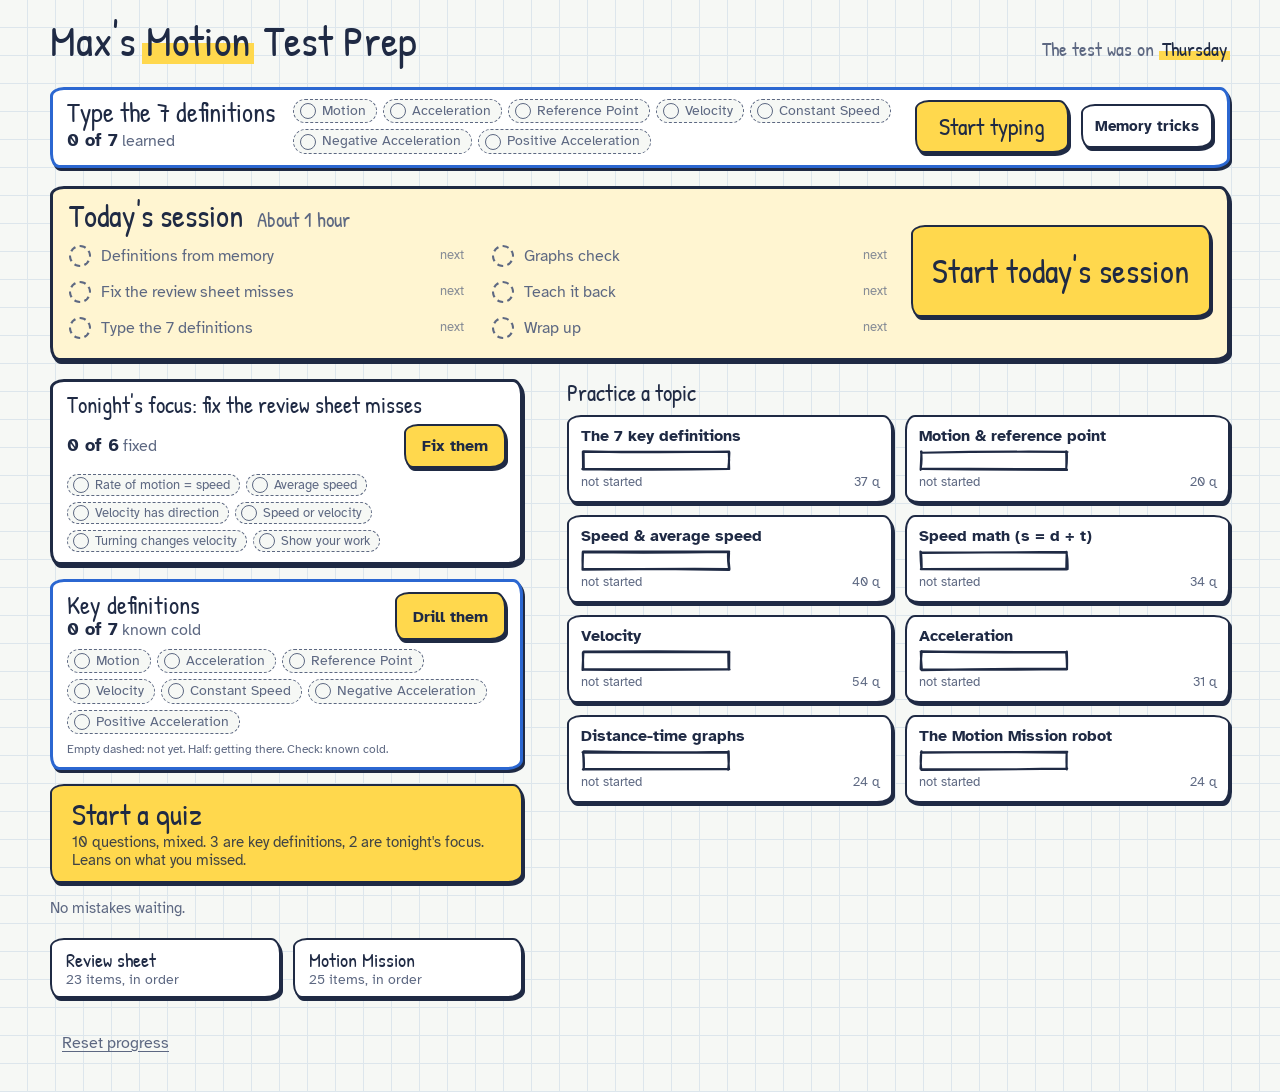
<file: index.html>
<!doctype html>
<html lang="en">
<head>
<meta charset="utf-8">
<meta name="viewport" content="width=device-width, initial-scale=1, viewport-fit=cover">
<meta name="robots" content="noindex">
<style>:root{padding-top:env(safe-area-inset-top,0px);padding-bottom:env(safe-area-inset-bottom,0px)}body{margin:0}[hidden]{display:none!important}img{max-width:100%}</style>
<title>Max's Motion Test Prep</title>
<link href="https://fonts.googleapis.com/css2?family=Atkinson+Hyperlegible:wght@400;700&family=Patrick+Hand&display=swap" rel="stylesheet">
<link rel="stylesheet" href="sketch.css">
<link rel="stylesheet" href="styles.css">
</head>
<body>
<div class="app" id="app">
  <p class="loading">Loading your quiz.</p>
  <noscript><p class="problem">This quiz needs JavaScript turned on.</p></noscript>
</div>
<div id="live" class="sr-only" aria-live="polite" role="status"></div>
<script src="sketch.js"></script>
<script src="diagrams-a.js"></script>
<script src="diagrams-b.js"></script>
<script src="diagrams-c.js"></script>
<script src="diagrams-d.js"></script>
<script src="content.js"></script>
<script src="config.js"></script>
<script src="defgrade.js"></script>
<script src="store.js"></script>
<script src="app.js"></script>

</body>
</html>
</file>
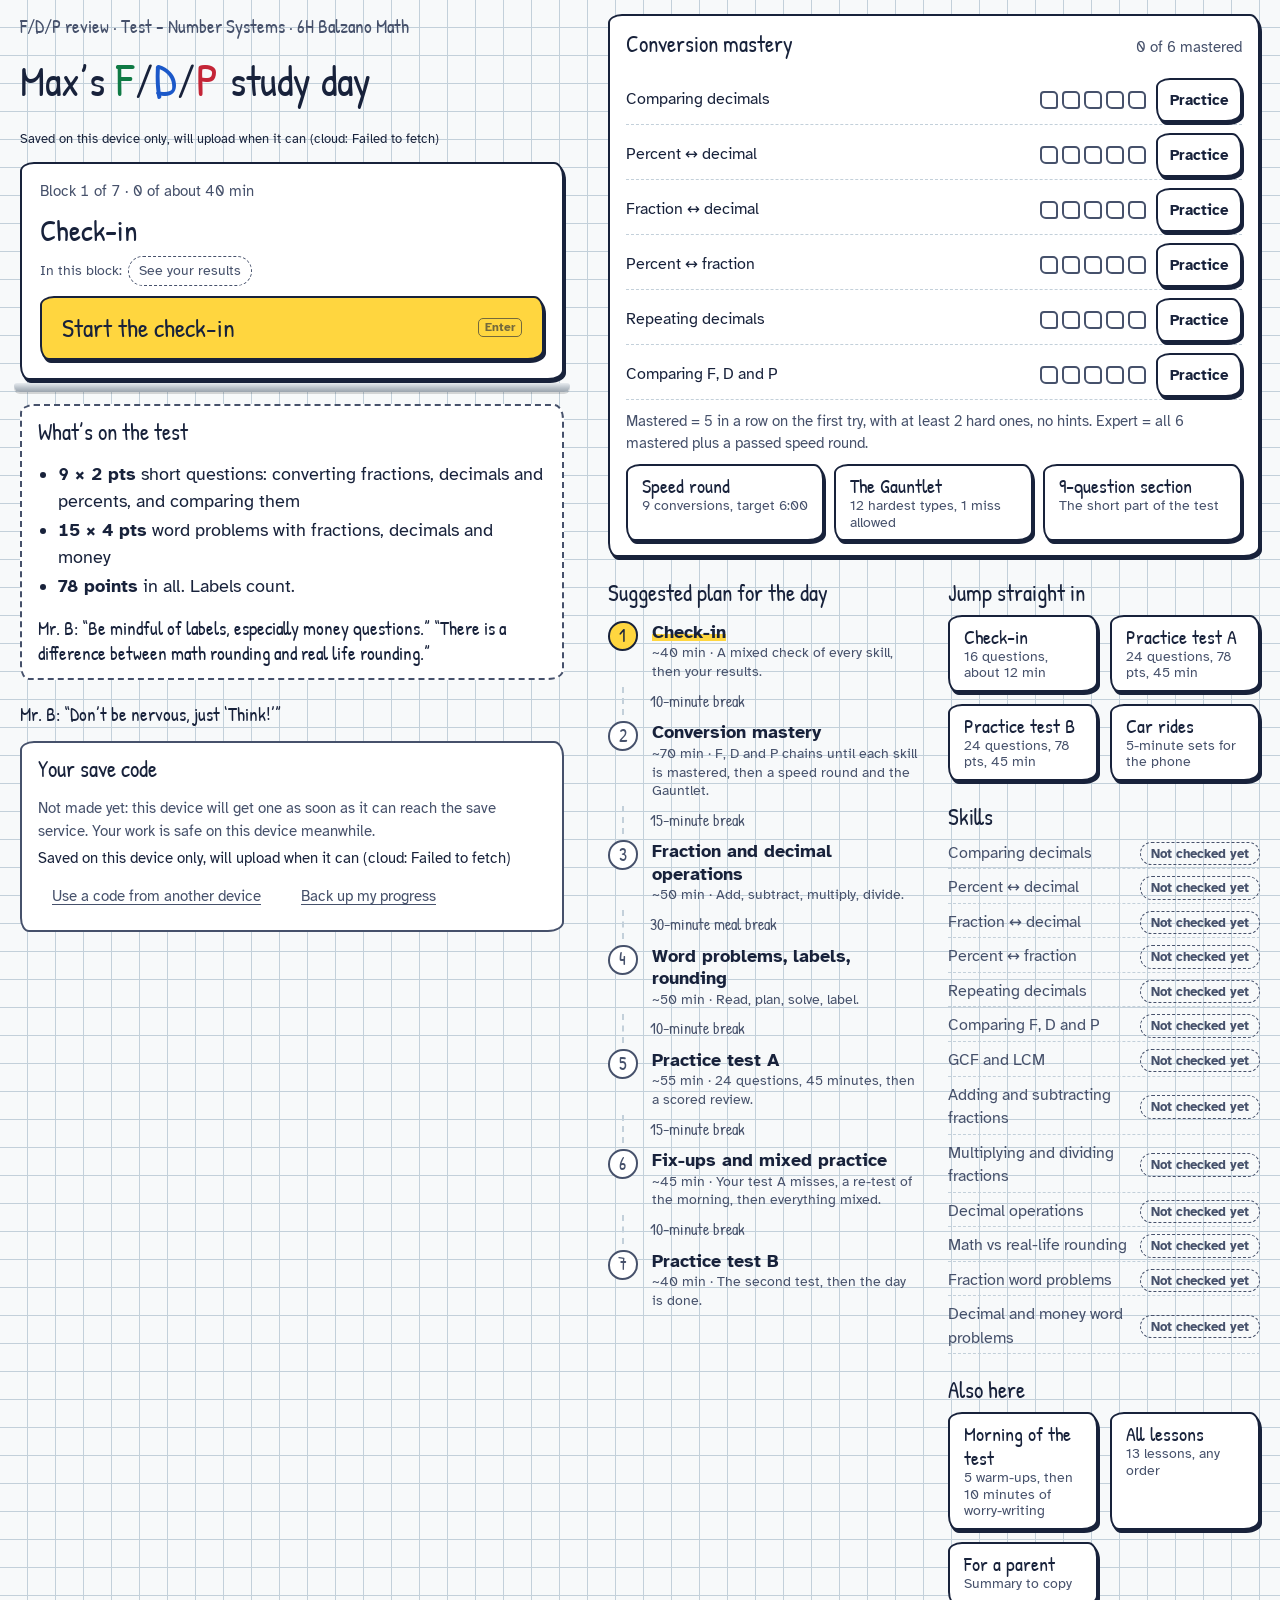
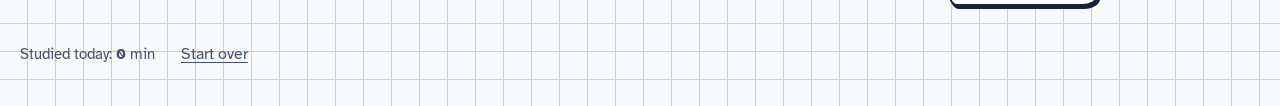
<file: fdp/index.html>
<!doctype html>
<html lang="en">
<head>
<meta charset="utf-8">
<meta name="viewport" content="width=device-width, initial-scale=1, viewport-fit=cover">
<meta name="robots" content="noindex">
<title>F/D/P Test Prep</title>
<style>:root{padding-top:env(safe-area-inset-top,0px);padding-bottom:env(safe-area-inset-bottom,0px)}body{margin:0}[hidden]{display:none!important}img{max-width:100%}</style>
<link rel="preconnect" href="https://fonts.googleapis.com">
<link rel="preconnect" href="https://fonts.gstatic.com" crossorigin>
<link href="https://fonts.googleapis.com/css2?family=Atkinson+Hyperlegible:wght@400;700&family=Patrick+Hand&display=swap" rel="stylesheet">
<link rel="stylesheet" href="sketch.css">
<link rel="stylesheet" href="styles.css">
</head>
<body>
<div class="app" id="app">
  <p class="loading">Loading your study day.</p>
  <noscript><p class="problem">This app needs JavaScript turned on.</p></noscript>
</div>
<div id="live" class="sr-only" aria-live="polite" role="status"></div>
<script src="math.js"></script>
<script src="markup.js"></script>
<script src="generators.js"></script>
<script src="sketch.js"></script>
<script src="figures.js"></script>
<script src="content/lessons.js"></script>
<script src="content/lessons-ops.js"></script>
<script src="content/bank.js"></script>
<script src="config.js"></script>
<script src="store.js"></script>
<script src="app.js"></script>
</body>
</html>
</file>
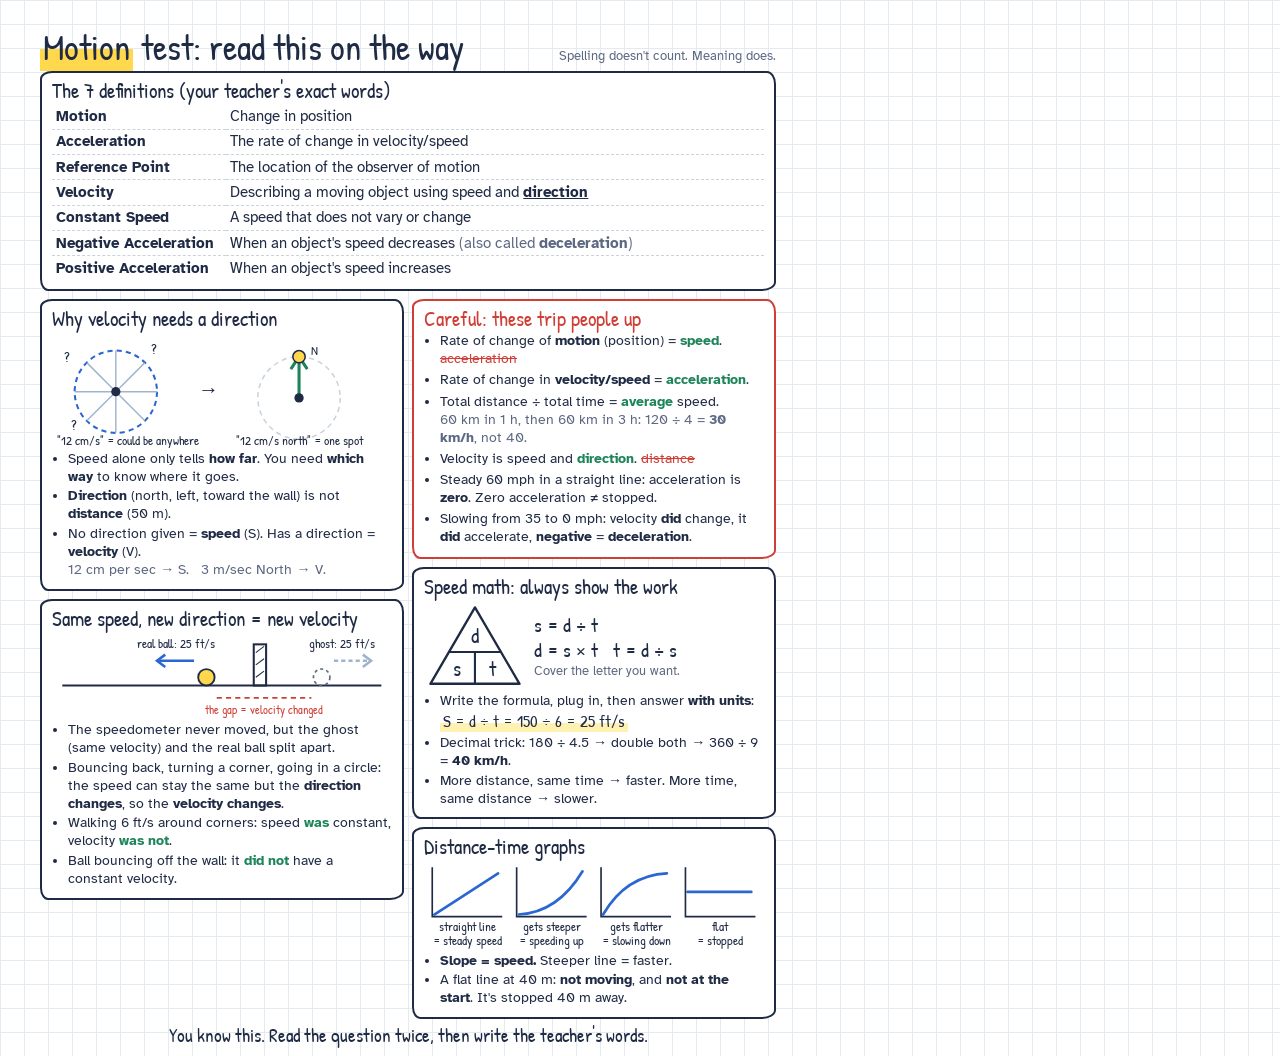
<file: study-guide.html>
<!doctype html>
<html lang="en">
<head>
<meta charset="utf-8">
<title>Motion Test Study Guide</title>
<link href="https://fonts.googleapis.com/css2?family=Atkinson+Hyperlegible:wght@400;700&family=Patrick+Hand&display=swap" rel="stylesheet">
<style>
  @page { size: Letter; margin: 0; }
  :root { --ink:#1f2a44; --soft:#5d6882; --accent:#2b67d1; --hl:#ffd84d; --good:#1d855a; --bad:#cf3f37; --grid:#e3eaf0; }
  * { box-sizing: border-box; }
  html, body { margin: 0; }
  body {
    width: 8.5in; height: 11in; overflow: hidden;
    padding: 0.3in 0.42in 0.26in;
    font-family: 'Atkinson Hyperlegible', sans-serif; color: var(--ink); font-size: 10.6pt; line-height: 1.28;
    background-color: #fff;
    background-image: linear-gradient(var(--grid) 1px, transparent 1px), linear-gradient(90deg, var(--grid) 1px, transparent 1px);
    background-size: 0.25in 0.25in;
    -webkit-print-color-adjust: exact; print-color-adjust: exact;
  }
  .hand { font-family: 'Patrick Hand', 'Comic Sans MS', cursive; }
  header { display: flex; justify-content: space-between; align-items: baseline; margin-bottom: 6px; }
  h1 { font-family: 'Patrick Hand', cursive; font-size: 27pt; margin: 0; line-height: 1; font-weight: 400; }
  h1 mark { background: linear-gradient(transparent 55%, var(--hl) 55%); color: inherit; padding: 0 3px; }
  .sub { font-size: 10pt; color: var(--soft); }
  h2 { font-family: 'Patrick Hand', cursive; font-weight: 400; font-size: 15.5pt; margin: 0 0 3px; line-height: 1.05; }
  .box { background: #fff; border: 2px solid var(--ink); border-radius: 12px 9px 14px 8px / 8px 13px 9px 12px; padding: 7px 10px 8px; }
  .defs { margin-bottom: 8px; border-width: 2.5px; }
  .defs table { width: 100%; border-collapse: collapse; }
  .defs td { padding: 2.6px 4px; vertical-align: top; border-bottom: 1px dashed #c9d3dc; font-size: 11.2pt; }
  .defs tr:last-child td { border-bottom: 0; }
  .defs td.term { font-weight: 700; white-space: nowrap; width: 1%; padding-right: 12px; }
  .grid { display: grid; grid-template-columns: 1fr 1fr; gap: 8px; }
  ul { margin: 2px 0 0; padding-left: 16px; }
  li { margin: 1.5px 0; }
  .ex { color: var(--soft); }
  .right { color: var(--good); font-weight: 700; }
  .wrong { color: var(--bad); text-decoration: line-through; }
  .watch { border-color: var(--bad); }
  .watch h2 { color: var(--bad); }
  .watch li { margin: 3px 0; }
  svg { display: block; width: 100%; height: auto; }
  svg text { font-family: 'Patrick Hand', cursive; fill: var(--ink); }
  .formula { font-family: 'Patrick Hand', cursive; font-size: 15pt; }
  .work { font-family: 'Patrick Hand', cursive; font-size: 13pt; background: linear-gradient(transparent 60%, #fff1b0 60%); padding: 0 3px; }
  .row { display: flex; gap: 8px; align-items: center; }
  .row > * { min-width: 0; }
  footer { margin-top: 5px; text-align: center; font-family: 'Patrick Hand', cursive; font-size: 14pt; }
</style>
</head>
<body>
<header>
  <h1><mark>Motion</mark> test: read this on the way</h1>
  <span class="sub">Spelling doesn't count. Meaning does.</span>
</header>

<div class="box defs">
  <h2>The 7 definitions (your teacher's exact words)</h2>
  <table>
    <tr><td class="term">Motion</td><td>Change in position</td></tr>
    <tr><td class="term">Acceleration</td><td>The rate of change in velocity/speed</td></tr>
    <tr><td class="term">Reference Point</td><td>The location of the observer of motion</td></tr>
    <tr><td class="term">Velocity</td><td>Describing a moving object using speed and <b><u>direction</u></b></td></tr>
    <tr><td class="term">Constant Speed</td><td>A speed that does not vary or change</td></tr>
    <tr><td class="term">Negative Acceleration</td><td>When an object's speed decreases <span class="ex">(also called <b>deceleration</b>)</span></td></tr>
    <tr><td class="term">Positive Acceleration</td><td>When an object's speed increases</td></tr>
  </table>
</div>

<div class="grid">
  <!-- LEFT COLUMN -->
  <div style="display:grid; gap:8px; align-content:start">
    <div class="box">
      <h2>Why velocity needs a direction</h2>
      <svg viewBox="0 0 330 112" aria-label="snail with speed only could be anywhere on a circle; with north it is one spot">
        <!-- left: speed only -->
        <circle cx="62" cy="58" r="40" fill="none" stroke="#2b67d1" stroke-width="2" stroke-dasharray="5 4"/>
        <g stroke="#9fb3cc" stroke-width="1.4">
          <line x1="62" y1="58" x2="102" y2="58"/><line x1="62" y1="58" x2="22" y2="58"/><line x1="62" y1="58" x2="62" y2="18"/><line x1="62" y1="58" x2="62" y2="98"/>
          <line x1="62" y1="58" x2="90" y2="30"/><line x1="62" y1="58" x2="34" y2="86"/><line x1="62" y1="58" x2="34" y2="30"/><line x1="62" y1="58" x2="90" y2="86"/>
        </g>
        <circle cx="62" cy="58" r="4.5" fill="#1f2a44"/>
        <text x="96" y="22" font-size="15">?</text><text x="18" y="96" font-size="15">?</text><text x="12" y="30" font-size="15">?</text>
        <text x="74" y="110" font-size="12.5" text-anchor="middle">"12 cm/s" = could be anywhere</text>
        <!-- right: with direction -->
        <circle cx="240" cy="64" r="40" fill="none" stroke="#c9d3dc" stroke-width="1.5" stroke-dasharray="5 4"/>
        <line x1="240" y1="64" x2="240" y2="30" stroke="#1d855a" stroke-width="3"/>
        <path d="M232 36 L240 24 L248 36" fill="none" stroke="#1d855a" stroke-width="3" stroke-linejoin="round"/>
        <circle cx="240" cy="64" r="4.5" fill="#1f2a44"/>
        <circle cx="240" cy="24" r="6" fill="#ffd84d" stroke="#1f2a44" stroke-width="1.5"/>
        <text x="252" y="22" font-size="13">N</text>
        <text x="240" y="110" font-size="12.5" text-anchor="middle">"12 cm/s north" = one spot</text>
        <text x="152" y="62" font-size="20" text-anchor="middle">→</text>
      </svg>
      <ul>
        <li>Speed alone only tells <b>how far</b>. You need <b>which way</b> to know where it goes.</li>
        <li><b>Direction</b> (north, left, toward the wall) is not <b>distance</b> (50 m).</li>
        <li>No direction given = <b>speed</b> (S). Has a direction = <b>velocity</b> (V).<br><span class="ex">12 cm per sec → S. &nbsp; 3 m/sec North → V.</span></li>
      </ul>
    </div>

    <div class="box">
      <h2>Same speed, new direction = new velocity</h2>
      <svg viewBox="0 0 330 84" aria-label="ball bounces off a wall; ghost would keep going">
        <line x1="10" y1="52" x2="320" y2="52" stroke="#1f2a44" stroke-width="2"/>
        <rect x="196" y="12" width="12" height="40" fill="none" stroke="#1f2a44" stroke-width="2"/>
        <line x1="198" y1="20" x2="206" y2="14" stroke="#1f2a44"/><line x1="198" y1="32" x2="206" y2="26" stroke="#1f2a44"/><line x1="198" y1="44" x2="206" y2="38" stroke="#1f2a44"/>
        <circle cx="150" cy="44" r="8" fill="#ffd84d" stroke="#1f2a44" stroke-width="1.8"/>
        <line x1="138" y1="28" x2="104" y2="28" stroke="#2b67d1" stroke-width="2.5"/><path d="M110 22 L102 28 L110 34" fill="none" stroke="#2b67d1" stroke-width="2.5"/>
        <text x="120" y="16" font-size="12.5" text-anchor="middle">real ball: 25 ft/s</text>
        <circle cx="262" cy="44" r="8" fill="none" stroke="#5d6882" stroke-width="1.6" stroke-dasharray="3 3"/>
        <line x1="274" y1="28" x2="308" y2="28" stroke="#9fb3cc" stroke-width="2.5" stroke-dasharray="4 3"/><path d="M302 22 L310 28 L302 34" fill="none" stroke="#9fb3cc" stroke-width="2.5"/>
        <text x="282" y="16" font-size="12.5" text-anchor="middle">ghost: 25 ft/s</text>
        <line x1="160" y1="64" x2="252" y2="64" stroke="#cf3f37" stroke-width="1.6" stroke-dasharray="5 4"/>
        <text x="206" y="80" font-size="12" text-anchor="middle" fill="#cf3f37" style="fill:#cf3f37">the gap = velocity changed</text>
        
      </svg>
      <ul>
        <li>The speedometer never moved, but the ghost (same velocity) and the real ball split apart.</li>
        <li>Bouncing back, turning a corner, going in a circle: the speed can stay the same but the <b>direction changes</b>, so the <b>velocity changes</b>.</li>
        <li>Walking 6 ft/s around corners: speed <span class="right">was</span> constant, velocity <span class="right">was not</span>.</li>
        <li>Ball bouncing off the wall: it <span class="right">did not</span> have a constant velocity.</li>
      </ul>
    </div>
  </div>

  <!-- RIGHT COLUMN -->
  <div style="display:grid; gap:8px; align-content:start">
    <div class="box watch">
      <h2>Careful: these trip people up</h2>
      <ul>
        <li>Rate of change of <b>motion</b> (position) = <span class="right">speed</span>. <span class="wrong">acceleration</span></li>
        <li>Rate of change in <b>velocity/speed</b> = <span class="right">acceleration</span>.</li>
        <li>Total distance ÷ total time = <span class="right">average</span> speed.<br><span class="ex">60 km in 1 h, then 60 km in 3 h: 120 ÷ 4 = <b>30 km/h</b>, not 40.</span></li>
        <li>Velocity is speed and <span class="right">direction</span>. <span class="wrong">distance</span></li>
        <li>Steady 60 mph in a straight line: acceleration is <b>zero</b>. Zero acceleration ≠ stopped.</li>
        <li>Slowing from 35 to 0 mph: velocity <b>did</b> change, it <b>did</b> accelerate, <b>negative</b> = <b>deceleration</b>.</li>
      </ul>
    </div>

    <div class="box">
      <h2>Speed math: always show the work</h2>
      <div class="row">
        <svg viewBox="0 0 96 84" style="width:30%" aria-label="formula triangle d over s times t">
          <path d="M48 6 L90 78 L6 78 Z" fill="#fff" stroke="#1f2a44" stroke-width="2.2" stroke-linejoin="round"/>
          <line x1="24" y1="48" x2="72" y2="48" stroke="#1f2a44" stroke-width="2"/>
          <line x1="48" y1="48" x2="48" y2="78" stroke="#1f2a44" stroke-width="2"/>
          <text x="48" y="40" font-size="20" text-anchor="middle">d</text>
          <text x="31" y="71" font-size="20" text-anchor="middle">s</text>
          <text x="65" y="71" font-size="20" text-anchor="middle">t</text>
        </svg>
        <div>
          <div class="formula">s = d ÷ t</div>
          <div class="formula">d = s × t &nbsp; t = d ÷ s</div>
          <div class="ex" style="font-size:9.5pt">Cover the letter you want.</div>
        </div>
      </div>
      <ul>
        <li>Write the formula, plug in, then answer <b>with units</b>:<br><span class="work">S = d ÷ t = 150 ÷ 6 = 25 ft/s</span></li>
        <li>Decimal trick: 180 ÷ 4.5 → double both → 360 ÷ 9 = <b>40 km/h</b>.</li>
        <li>More distance, same time → faster. More time, same distance → slower.</li>
      </ul>
    </div>

    <div class="box">
      <h2>Distance-time graphs</h2>
      <svg viewBox="0 0 330 86" aria-label="four small graphs">
        <g fill="none" stroke="#1f2a44" stroke-width="1.6">
          <path d="M8 6 V54 H76"/><path d="M90 6 V54 H158"/><path d="M172 6 V54 H240"/><path d="M254 6 V54 H322"/>
        </g>
        <g fill="none" stroke="#2b67d1" stroke-width="2.6" stroke-linecap="round">
          <path d="M10 52 L72 12"/>
          <path d="M92 52 Q130 50 154 10"/>
          <path d="M174 52 Q196 14 236 12"/>
          <path d="M256 30 L318 30"/>
        </g>
        <text x="42" y="68" font-size="12.5" text-anchor="middle">straight line</text><text x="42" y="82" font-size="12.5" text-anchor="middle">= steady speed</text>
        <text x="124" y="68" font-size="12.5" text-anchor="middle">gets steeper</text><text x="124" y="82" font-size="12.5" text-anchor="middle">= speeding up</text>
        <text x="206" y="68" font-size="12.5" text-anchor="middle">gets flatter</text><text x="206" y="82" font-size="12.5" text-anchor="middle">= slowing down</text>
        <text x="288" y="68" font-size="12.5" text-anchor="middle">flat</text><text x="288" y="82" font-size="12.5" text-anchor="middle">= stopped</text>
      </svg>
      <ul>
        <li><b>Slope = speed.</b> Steeper line = faster.</li>
        <li>A flat line at 40 m: <b>not moving</b>, and <b>not at the start</b>. It's stopped 40 m away.</li>
      </ul>
    </div>
  </div>
</div>

<footer>You know this. Read the question twice, then write the teacher's words.</footer>
</body>
</html>
</file>
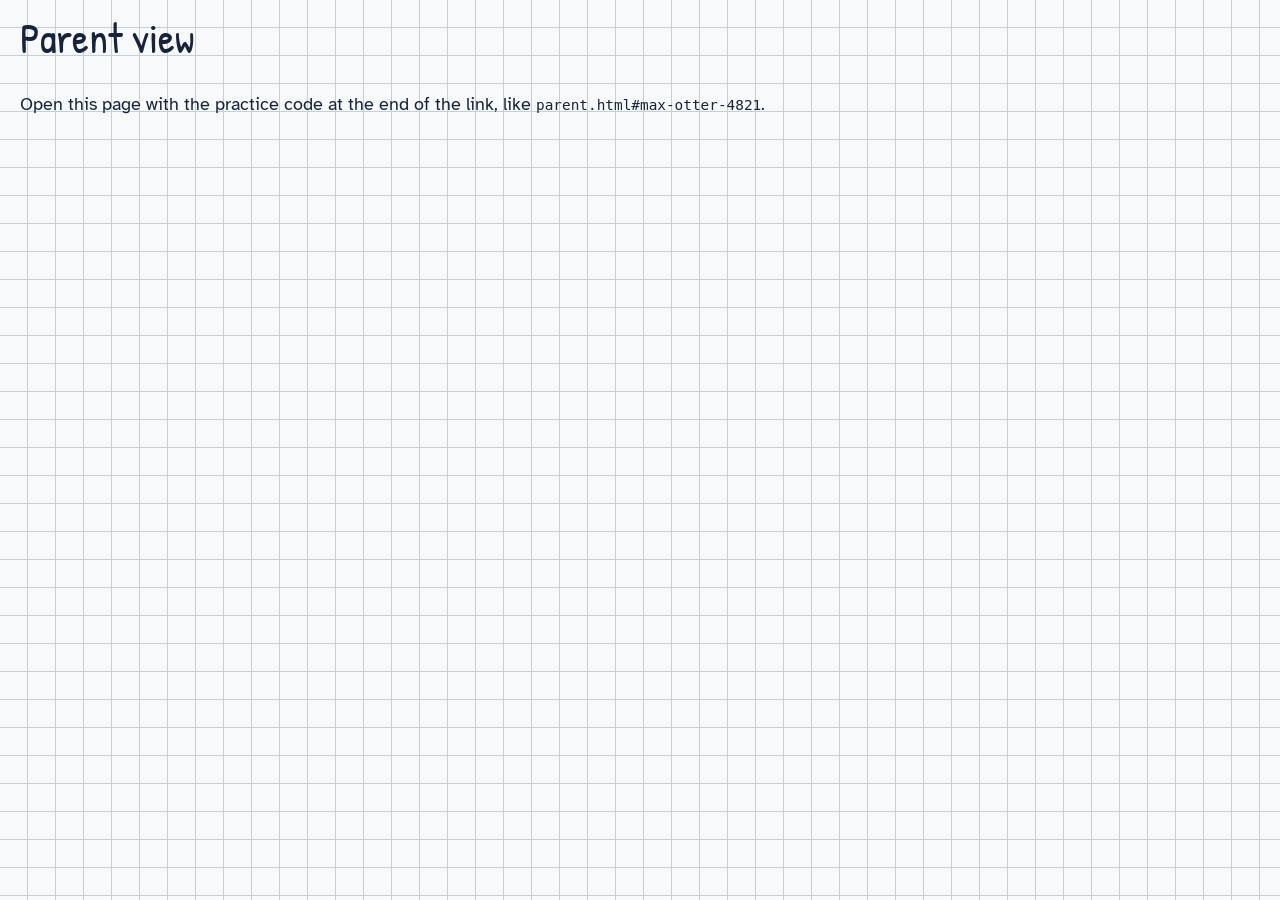
<file: fdp/parent.html>
<!doctype html>
<html lang="en">
<head>
<meta charset="utf-8">
<meta name="viewport" content="width=device-width, initial-scale=1, viewport-fit=cover">
<meta name="robots" content="noindex">
<title>Max's Progress</title>
<style>:root{padding-top:env(safe-area-inset-top,0px);padding-bottom:env(safe-area-inset-bottom,0px)}body{margin:0}[hidden]{display:none!important}</style>
<link rel="preconnect" href="https://fonts.googleapis.com">
<link rel="preconnect" href="https://fonts.gstatic.com" crossorigin>
<link href="https://fonts.googleapis.com/css2?family=Atkinson+Hyperlegible:wght@400;700&family=Patrick+Hand&display=swap" rel="stylesheet">
<link rel="stylesheet" href="sketch.css">
<link rel="stylesheet" href="styles.css">
</head>
<body>
<div class="app" id="app"><p class="loading">Loading Max’s progress.</p></div>
<script src="math.js"></script>
<script src="markup.js"></script>
<script src="content/lessons.js"></script>
<script src="content/lessons-ops.js"></script>
<script src="content/bank.js"></script>
<script src="config.js"></script>
<script src="store.js"></script>
<script src="parent.js"></script>
</body>
</html>
</file>
<file: sketch.css>
/* sketch.css — theme tokens + hand-drawn diagram classes. Shared by every diagram.
 * Layout concept: a lab notebook on graph paper; diagrams are pencil sketches, feedback is red/green pen.
 */
:root {
  --paper: #f6f8f5;      /* page: faintly blue-green off-white */
  --card: #ffffff;
  --grid: #dde6ec;       /* graph-paper lines */
  --ink: #1f2a44;        /* navy pencil */
  --ink-soft: #5d6882;
  --accent: #2b67d1;     /* blue pen */
  --hl: #ffd84d;         /* highlighter */
  --hl-soft: #fff1b0;
  --good: #1d855a;       /* green check */
  --bad: #cf3f37;        /* red pen */
  --font-hand: 'Patrick Hand', 'Comic Sans MS', 'Chalkboard SE', cursive;
  --font-body: 'Atkinson Hyperlegible', system-ui, -apple-system, 'Segoe UI', sans-serif;
}
@media (prefers-color-scheme: dark) {
  :root:not([data-theme="light"]) {
    --paper: #1c2a29; --card: #22332f; --grid: #2b3d3a;
    --ink: #eef2ea; --ink-soft: #a7b6b0; --accent: #86b6ff;
    --hl: #e8c33a; --hl-soft: #4a4420; --good: #6fd39d; --bad: #ff8b7c;
    color-scheme: dark;
  }
}
:root[data-theme="dark"] {
  --paper: #1c2a29; --card: #22332f; --grid: #2b3d3a;
  --ink: #eef2ea; --ink-soft: #a7b6b0; --accent: #86b6ff;
  --hl: #e8c33a; --hl-soft: #4a4420; --good: #6fd39d; --bad: #ff8b7c;
  color-scheme: dark;
}

/* ---- SVG stroke classes ---- */
svg.sk { overflow: visible; }
.sk-ink    { stroke: var(--ink); }
.sk-soft   { stroke: var(--ink-soft); }
.sk-accent { stroke: var(--accent); }
.sk-good   { stroke: var(--good); }
.sk-bad    { stroke: var(--bad); }
.sk-hl     { stroke: var(--hl); }
.sk-grid   { stroke: var(--grid); }

/* ---- SVG fill classes ---- */
.sk-fill-hl     { fill: var(--hl); opacity: .55; }
.sk-fill-accent { fill: var(--accent); opacity: .25; }
.sk-fill-good   { fill: var(--good); opacity: .25; }
.sk-fill-bad    { fill: var(--bad); opacity: .25; }
.sk-fill-ink    { fill: var(--ink); }
.sk-fill-card   { fill: var(--card); }
.sk-fill-paper  { fill: var(--paper); }

/* ---- SVG text ---- */
.sk-text        { fill: var(--ink); font-family: var(--font-hand); }
.sk-text-soft   { fill: var(--ink-soft); font-family: var(--font-hand); }
.sk-text-accent { fill: var(--accent); font-family: var(--font-hand); }
.sk-text-good   { fill: var(--good); font-family: var(--font-hand); }
.sk-text-bad    { fill: var(--bad); font-family: var(--font-hand); }

/* ---- diagram controls ---- */
.diagram { display: grid; gap: 10px; min-width: 0; }
.sk-controls { display: grid; gap: 10px; }
.sk-slider {
  display: grid; grid-template-columns: minmax(5.5em, auto) 1fr minmax(5.5em, auto);
  align-items: center; gap: 12px;
  font-family: var(--font-hand); font-size: 1.15rem; color: var(--ink);
}
.sk-slider-label { color: var(--ink-soft); }
.sk-slider-value { font-variant-numeric: tabular-nums; text-align: right; color: var(--accent); }
.sk-slider input[type="range"] { width: 100%; min-width: 0; height: 36px; accent-color: var(--accent); }
.sk-toggle { display: flex; flex-wrap: wrap; gap: 8px; align-items: center; font-family: var(--font-hand); font-size: 1.1rem; }
.sk-toggle button {
  font: inherit; color: var(--ink); background: var(--card);
  border: 2px solid var(--ink); border-radius: 14px 10px 16px 9px / 9px 15px 10px 14px;
  padding: 6px 14px; min-height: 40px; cursor: pointer;
}
.sk-toggle button[aria-pressed="true"] { background: var(--hl-soft); border-color: var(--accent); color: var(--ink); }
.sk-toggle button:focus-visible, .sk-slider input:focus-visible { outline: 3px solid var(--accent); outline-offset: 2px; }
@media (max-width: 480px) {
  .sk-slider { grid-template-columns: 1fr auto; }
  .sk-slider input[type="range"] { grid-column: 1 / -1; grid-row: 2; }
}
</file>
<file: styles.css>
/* styles.css — Max's Motion Test Prep: layout + components.
 * Theme tokens (--paper, --ink, ...) live in sketch.css and are NOT redefined here;
 * the few extra tokens below are derived from them so light and chalkboard modes both work.
 */
:root {
  --hand-radius: 14px 10px 16px 9px / 9px 15px 10px 14px;
  --hand-radius-b: 10px 16px 9px 14px / 15px 9px 14px 10px;
  --pen-shadow: 2px 3px 0 var(--ink);
  --on-hl: var(--ink);
  --swipe: var(--hl);
  --on-accent: #ffffff;
  --note-good-bg: var(--card);
  --note-bad-bg: var(--card);
  --note-part-bg: var(--card);
  --note-plain-bg: var(--card);
  --scrim: rgba(31, 42, 68, .45);
}
@supports (background: color-mix(in srgb, red 10%, blue)) {
  :root {
    --note-good-bg: color-mix(in srgb, var(--good) 11%, var(--card));
    --note-bad-bg: color-mix(in srgb, var(--bad) 10%, var(--card));
    --note-part-bg: color-mix(in srgb, var(--hl) 26%, var(--card));
    --note-plain-bg: color-mix(in srgb, var(--accent) 8%, var(--card));
  }
}
@media (prefers-color-scheme: dark) {
  :root:not([data-theme="light"]) {
    --on-hl: var(--paper); --swipe: var(--hl-soft); --on-accent: #10201e;
    --pen-shadow: 2px 3px 0 rgba(0, 0, 0, .5); --scrim: rgba(0, 0, 0, .6);
  }
}
:root[data-theme="dark"] {
  --on-hl: var(--paper); --swipe: var(--hl-soft); --on-accent: #10201e;
  --pen-shadow: 2px 3px 0 rgba(0, 0, 0, .5); --scrim: rgba(0, 0, 0, .6);
}

*, *::before, *::after { box-sizing: border-box; }
html { -webkit-text-size-adjust: 100%; }
body {
  margin: 0;
  padding-block: 16px 28px;
  padding-left: max(16px, env(safe-area-inset-left, 0px));
  padding-right: max(16px, env(safe-area-inset-right, 0px));
  min-height: 100vh;
  background-color: var(--paper);
  background-image:
    linear-gradient(var(--grid) 1px, transparent 1px),
    linear-gradient(90deg, var(--grid) 1px, transparent 1px);
  background-size: 28px 28px;
  background-position: -1px -1px;
  color: var(--ink);
  font: 400 18px/1.5 var(--font-body);
  overflow-wrap: break-word;
}
.app { max-width: 1180px; margin: 0 auto; min-width: 0; }
.sr-only { position: absolute; width: 1px; height: 1px; overflow: hidden; clip: rect(0 0 0 0); white-space: nowrap; }
h1, h2, h3, h4, p { margin: 0; }
button { font: inherit; color: inherit; }
:focus-visible { outline: 3px solid var(--accent); outline-offset: 3px; }
[tabindex="-1"]:focus { outline: none; }
.problem { padding: 12px 14px; border: 2px dashed var(--bad); border-radius: var(--hand-radius); background: var(--card); }
.loading { color: var(--ink-soft); font-family: var(--font-hand); font-size: 1.3rem; }
strong { font-weight: 700; }

/* ---------- buttons ---------- */
.btn {
  display: inline-flex; align-items: center; justify-content: center; gap: 8px;
  min-height: 48px; padding: 10px 18px;
  font-weight: 700; font-size: 1.02rem; line-height: 1.2; text-align: center;
  color: var(--ink); background: var(--card);
  border: 2px solid var(--ink); border-radius: var(--hand-radius);
  box-shadow: var(--pen-shadow);
  cursor: pointer; touch-action: manipulation;
  transition: transform .08s ease, box-shadow .08s ease, background-color .15s;
}
.btn:hover:not(:disabled) { transform: translate(-1px, -1px); box-shadow: 3px 4px 0 var(--ink); }
.btn:active:not(:disabled) { transform: translate(2px, 3px); box-shadow: 0 0 0 var(--ink); }
.btn:disabled { opacity: .45; cursor: not-allowed; box-shadow: none; }
.btn-primary { background: var(--hl); color: var(--on-hl); }
.btn-pen { border-color: var(--bad); color: var(--ink); }
.btn-quiet {
  background: transparent; border-color: transparent; box-shadow: none; color: var(--ink-soft);
  text-decoration: underline; text-underline-offset: 3px; font-weight: 400; padding-inline: 10px;
}
.btn-quiet:hover:not(:disabled) { transform: none; box-shadow: none; color: var(--ink); }
.btn-small { min-height: 44px; padding: 6px 12px; font-size: .95rem; }
.kbd {
  display: none; font: 700 .72rem/1 var(--font-body); padding: 3px 6px; margin-left: 2px;
  border: 1.5px solid currentColor; border-radius: 5px; opacity: .6; letter-spacing: .02em;
}
@media (hover: hover) and (pointer: fine) and (min-width: 900px) {
  .kbd { display: inline-block; }
  .kbd-line { display: block; }
}

/* ---------- home ---------- */
.home { display: grid; gap: 22px; }
.eyebrow { font-family: var(--font-hand); font-size: 1.25rem; color: var(--ink-soft); line-height: 1.2; }
.eyebrow b { color: var(--ink); font-weight: 400; background: linear-gradient(transparent 58%, var(--swipe) 58% 92%, transparent 92%); padding: 0 3px; }
.wordmark { font-family: var(--font-hand); font-weight: 400; font-size: clamp(2rem, 4.2vw, 2.7rem); line-height: 1.05; margin: 4px 0 16px; }
.wordmark span { background: linear-gradient(transparent 55%, var(--swipe) 55% 92%, transparent 92%); padding: 0 4px; margin-left: -4px; }
.home-note { padding: 10px 14px; margin-bottom: 14px; border: 2px dashed var(--ink-soft); border-radius: var(--hand-radius); background: var(--card); }
.start-btn { width: 100%; min-height: 78px; flex-direction: column; align-items: flex-start; gap: 2px; padding: 12px 20px; text-align: left; }
.start-btn .t { font-family: var(--font-hand); font-weight: 400; font-size: 1.85rem; line-height: 1.1; }
.start-btn .s { font-weight: 400; font-size: .95rem; opacity: .85; }
.home-actions { display: grid; gap: 12px; margin-top: 14px; }
.fix-btn { width: 100%; justify-content: space-between; }
.fix-btn .count { font-family: var(--font-hand); font-size: 1.3rem; font-weight: 400; color: var(--bad); }
.quiet { color: var(--ink-soft); font-size: .95rem; }
.section-title { font-family: var(--font-hand); font-weight: 400; font-size: 1.45rem; line-height: 1.2; margin-bottom: 8px; }
.modes { display: grid; grid-template-columns: 1fr 1fr; gap: 12px; margin-top: 18px; }
.mode-btn { flex-direction: column; align-items: flex-start; justify-content: flex-start; text-align: left; gap: 0; min-height: 60px; padding: 8px 14px; }
.mode-btn .t { font-family: var(--font-hand); font-weight: 400; font-size: 1.25rem; }
.mode-btn .s { font-weight: 400; font-size: .85rem; color: var(--ink-soft); }
.topics { list-style: none; margin: 0; padding: 0; display: grid; grid-template-columns: repeat(auto-fill, minmax(150px, 1fr)); gap: 12px; }
.topic-card {
  width: 100%; height: 100%; display: grid; gap: 4px; text-align: left; cursor: pointer;
  padding: 10px 12px 10px; background: var(--card); color: var(--ink);
  border: 2px solid var(--ink); border-radius: var(--hand-radius); box-shadow: var(--pen-shadow);
  transition: transform .08s ease, box-shadow .08s ease;
  touch-action: manipulation;
}
.topics li:nth-child(even) .topic-card { border-radius: var(--hand-radius-b); }
.topic-card:hover { transform: translate(-1px, -1px); box-shadow: 3px 4px 0 var(--ink); }
.topic-card:active { transform: translate(2px, 3px); box-shadow: none; }
.topic-card .name { font-weight: 700; font-size: .98rem; line-height: 1.2; }
.topic-card .meta { display: flex; justify-content: space-between; gap: 8px; font-size: .82rem; color: var(--ink-soft); line-height: 1.2; }
.meter { display: block; width: 100%; max-width: 150px; }
.meter svg { display: block; width: 100%; height: auto; }
.meter-plain { height: 12px; border: 2px solid var(--ink); border-radius: 4px; overflow: hidden; }
.meter-plain i { display: block; height: 100%; background: var(--good); }
.home-foot { margin-top: 4px; grid-column: 1 / -1; display: flex; flex-wrap: wrap; gap: 8px; align-items: center; color: var(--ink-soft); font-size: .9rem; }
.home-foot .btn-quiet { min-height: 44px; }
@media (min-width: 900px) {
  .home { grid-template-columns: minmax(300px, 5fr) minmax(0, 7fr); gap: 44px; align-items: start; }
  .topics { grid-template-columns: repeat(2, minmax(0, 1fr)); }
}
@media (max-height: 820px) and (min-width: 900px) {
  body { padding-block: 12px 16px; }
  .wordmark { margin-bottom: 12px; }
  .start-btn { min-height: 70px; padding-block: 8px; }
  .home-actions { margin-top: 10px; gap: 10px; }
  .modes { margin-top: 12px; }
  .home { gap: 30px; }
  .topic-card { padding-block: 8px; }
}
@media (max-width: 380px) { .modes { grid-template-columns: 1fr; } }

/* ---------- question screen ---------- */
.qscreen { display: grid; gap: 12px; }
.qhead { display: flex; align-items: center; gap: 14px; min-width: 0; }
.progress { flex: 1; display: flex; align-items: center; gap: 12px; min-width: 0; }
.progress .ptext { font-family: var(--font-hand); font-size: 1.35rem; white-space: nowrap; line-height: 1; }
.pbar { flex: 1; max-width: 260px; height: 12px; border: 2px solid var(--ink); border-radius: 4px 7px 5px 6px; overflow: hidden; background: var(--card); }
.pbar i { display: block; height: 100%; background: var(--accent); transition: width .25s ease; }
.chips { display: flex; flex-wrap: wrap; gap: 8px; margin-bottom: 8px; }
.chip { font-family: var(--font-hand); font-size: 1.05rem; line-height: 1; padding: 5px 10px 4px; border: 1.5px solid var(--ink-soft); border-radius: 999px; color: var(--ink-soft); background: var(--card); }
.chip.retry { border-color: var(--bad); color: var(--bad); }

/* Phones: one column in DOM order (prompt, picture, answer, note, buttons). A flex column, not a grid,
   so the button bar can stay stuck to the bottom of the screen while you scroll. */
.qlayout { display: flex; flex-direction: column; gap: 14px; min-width: 0; }
.qactions { position: sticky; bottom: 0; z-index: 5; }
.qprompt { grid-area: prompt; min-width: 0; }
.qdiagram { grid-area: diagram; min-width: 0; background: var(--card); border: 2px solid var(--ink); border-radius: var(--hand-radius); padding: 10px 12px 12px; }
.qanswer { grid-area: answer; min-width: 0; display: grid; gap: 12px; align-content: start; }
.qfeedback { grid-area: feedback; min-width: 0; }
.qfeedback:empty { display: none; }
.qactions { grid-area: actions; min-width: 0; }
.prompt { font-size: 1.2rem; line-height: 1.4; font-weight: 700; max-width: 62ch; }
.hint-box { padding: 8px 12px; border-left: 4px solid var(--hl); background: var(--note-part-bg); border-radius: 0 8px 8px 0; font-size: .98rem; }

.actionbar {
  display: flex; flex-wrap: wrap; align-items: center; gap: 8px 10px;
  padding: 10px 0 max(10px, env(safe-area-inset-bottom, 0px));
  background: var(--paper);
  border-top: 2px dashed var(--grid); padding-right: 6px;
}
.actionbar .spacer { flex: 1; }
.actionbar .btn-primary { min-width: 8.5rem; }
.keyhint { display: none; width: 100%; font-size: .82rem; color: var(--ink-soft); }
@media (hover: hover) and (pointer: fine) and (min-width: 900px) { .keyhint { display: block; } }

@media (min-width: 900px) {
  .qlayout { display: grid; }
  /* Two columns on laptops. With a diagram: picture + teacher note on the left, question + answer + buttons on the right. */
  .qlayout.has-diagram {
    grid-template-columns: minmax(0, 1.08fr) minmax(0, 1fr); column-gap: 28px; row-gap: 12px;
    grid-template-rows: auto auto 1fr auto;
    grid-template-areas: "diagram prompt" "diagram answer" "diagram actions" "feedback .";
  }
  .qlayout.has-diagram .qdiagram { align-self: start; }
  .qlayout.has-diagram .qfeedback { align-self: start; }
  .qlayout.has-diagram .qactions { align-self: start; position: sticky; bottom: 0; }
  /* Without a diagram: question + answer on the left, the teacher note on the right so it never pushes the buttons down. */
  .qlayout:not(.has-diagram) {
    grid-template-columns: minmax(0, 700px) minmax(0, 1fr); column-gap: 32px; row-gap: 12px;
    grid-template-rows: auto auto 1fr;
    grid-template-areas: "prompt feedback" "answer feedback" "actions feedback";
  }
  .qlayout:not(.has-diagram) .qfeedback { align-self: start; position: sticky; top: 12px; }
  .qlayout:not(.has-diagram) .qactions { align-self: start; position: sticky; bottom: 0; }
}
@media (max-height: 820px) and (min-width: 900px) {
  body { padding-block: 10px 12px; }
  .qscreen { gap: 8px; }
  .prompt { font-size: 1.12rem; line-height: 1.35; }
  .actionbar { padding-block: 8px 8px; }
  .choice { min-height: 50px; padding-block: 7px; }
  .qdiagram { padding: 8px 10px 10px; }
}

/* ---------- choices (mc / multi / tf) ---------- */
.choices { display: grid; gap: 10px; }
.choice {
  position: relative; display: grid; grid-template-columns: auto minmax(0, 1fr) auto; align-items: start; gap: 12px;
  min-height: 56px; padding: 10px 14px; cursor: pointer;
  background: var(--card); border: 2px solid var(--ink-soft); border-radius: var(--hand-radius);
  transition: background-color .12s, border-color .12s, transform .08s;
  user-select: none; -webkit-user-select: none;
}
.choices .choice:nth-child(even) { border-radius: var(--hand-radius-b); }
.choice input { position: absolute; opacity: 0; width: 1px; height: 1px; margin: 0; }
.choice .mark {
  width: 26px; height: 26px; margin-top: 1px; border: 2.5px solid var(--ink); border-radius: 50% 46% 52% 48%;
  background: var(--card); position: relative; flex: none;
}
.is-multi .choice .mark { border-radius: 5px 4px 6px 4px; }
.choice .mark::after {
  content: ""; position: absolute; inset: 4px; border-radius: 50%; background: var(--accent); transform: scale(0); transition: transform .12s;
}
.is-multi .choice .mark::after { border-radius: 2px; }
.choice input:checked ~ .mark::after { transform: scale(1); }
.choice input:focus-visible ~ .mark { outline: 3px solid var(--accent); outline-offset: 3px; }
.choice:has(input:focus-visible) { border-color: var(--accent); }
.choice:hover:not(.is-locked) { border-color: var(--ink); background: var(--note-plain-bg); }
.choice.is-picked:not(.is-locked) { border-color: var(--accent); background: var(--note-part-bg); }
.choice .cbody { min-width: 0; padding-top: 1px; }
.choice .ctext { display: block; }
.choice .cnote { display: block; margin-top: 4px; font-size: .95rem; color: var(--ink-soft); }
.choice .cbadge { font-family: var(--font-hand); font-size: 1.1rem; line-height: 1.2; white-space: nowrap; display: inline-flex; align-items: center; gap: 4px; padding-top: 1px; }
.choice .ckey { display: none; margin-left: 10px; }
@media (hover: hover) and (pointer: fine) and (min-width: 900px) {
  .choice .ckey { display: inline-block; }
}
.choice.is-locked { cursor: default; }
.choice.is-right { border-color: var(--good); background: var(--note-good-bg); }
.choice.is-right .cbadge { color: var(--good); }
.choice.is-wrong { border-color: var(--bad); background: var(--note-bad-bg); }
.choice.is-wrong .cbadge { color: var(--bad); }
.choice.is-missed { border-style: dashed; border-color: var(--good); }
.choice.is-missed .cbadge { color: var(--good); }
.ico { width: 1.1em; height: 1.1em; vertical-align: -0.15em; }
.tf .choices { grid-template-columns: 1fr 1fr; }
.tf .choice { align-items: center; }
.tf .ctext { font-family: var(--font-hand); font-size: 1.5rem; line-height: 1.1; }
@media (max-width: 420px) { .tf .choice { grid-template-columns: auto minmax(0, 1fr); } .tf .cbadge { grid-column: 1 / -1; } }

/* ---------- blank ---------- */
.blank-text { line-height: 2.5; font-size: 1.12rem; }
.slot {
  display: inline-block; vertical-align: baseline; min-width: 7.2em; min-height: 44px; margin: 0 2px;
  padding: 4px 10px; text-align: center; font-weight: 700; color: var(--accent);
  background: var(--card); border: 0; border-bottom: 3px dashed var(--ink-soft); border-radius: 6px 6px 0 0; cursor: pointer;
  touch-action: manipulation; transition: background-color .12s;
}
.slot.is-filled { border-bottom-style: solid; border-bottom-color: var(--accent); }
.slot.is-active { background: var(--note-part-bg); border-bottom-color: var(--ink); }
.slot:hover:not(:disabled) { background: var(--note-plain-bg); }
.slot.is-hot, .bin.is-hot, .pool.is-hot, .bank.is-hot { outline: 3px dashed var(--accent); outline-offset: 2px; }
.slot.is-right { color: var(--good); border-bottom-color: var(--good); background: var(--note-good-bg); }
.slot.is-wrong { color: var(--bad); border-bottom-color: var(--bad); background: var(--note-bad-bg); text-decoration: line-through; }
.slot:disabled { cursor: default; }
.slot-fix { font-family: var(--font-hand); font-size: 1.25rem; color: var(--good); margin-left: 2px; white-space: nowrap; }
.bank { display: flex; flex-wrap: wrap; gap: 10px; padding: 12px; min-height: 64px; border: 2px dashed var(--ink-soft); border-radius: var(--hand-radius); background: var(--card); }
.wchip, .cardchip {
  min-height: 44px; padding: 6px 14px; font-weight: 700; color: var(--ink); background: var(--paper);
  border: 2px solid var(--ink); border-radius: var(--hand-radius); box-shadow: 1px 2px 0 var(--ink); cursor: pointer;
  user-select: none; -webkit-user-select: none; touch-action: manipulation;
}
.wchip:hover:not([aria-disabled="true"]), .cardchip:hover { background: var(--note-part-bg); }
.wchip[aria-disabled="true"] { opacity: .35; border-style: dashed; box-shadow: none; cursor: default; }
.wchip .ckey { font-size: .7rem; margin-right: 6px; opacity: .6; display: none; }
@media (hover: hover) and (pointer: fine) and (min-width: 900px) { .wchip .ckey { display: inline; } }
.is-draggable { touch-action: none; cursor: grab; }
.is-dragging { opacity: .35; }
.drag-ghost { position: fixed; z-index: 100; margin: 0; pointer-events: none; opacity: .92; transform: rotate(-2deg); box-shadow: 4px 6px 0 rgba(0, 0, 0, .25); }
.sentence-done { font-size: 1rem; }

/* ---------- numeric ---------- */
.numeric { display: grid; gap: 12px; }
.field { display: grid; gap: 4px; }
.field .label, .label-hand { font-family: var(--font-hand); font-size: 1.15rem; color: var(--ink-soft); line-height: 1.2; }
.numin {
  width: 100%; max-width: 14rem; min-height: 56px; padding: 6px 14px;
  font: 700 1.6rem/1.2 var(--font-body); font-variant-numeric: tabular-nums; color: var(--ink);
  background: var(--card); border: 2px solid var(--ink); border-radius: var(--hand-radius);
}
.numin:focus { outline: 3px solid var(--accent); outline-offset: 2px; }
.numin:disabled { background: transparent; }
.unitchips { display: flex; flex-wrap: wrap; gap: 8px; }
.uchip { position: relative; }
.uchip input { position: absolute; opacity: 0; width: 1px; height: 1px; }
.uchip span {
  display: inline-flex; align-items: center; min-height: 46px; padding: 6px 16px; font-weight: 700; cursor: pointer;
  background: var(--card); border: 2px solid var(--ink-soft); border-radius: var(--hand-radius); user-select: none;
}
.uchip:hover span { border-color: var(--ink); background: var(--note-plain-bg); }
.uchip input:checked + span { background: var(--note-part-bg); border-color: var(--accent); }
.uchip input:focus-visible + span { outline: 3px solid var(--accent); outline-offset: 2px; }
.uchip.is-right span { border-color: var(--good); background: var(--note-good-bg); }
.uchip.is-wrong span { border-color: var(--bad); background: var(--note-bad-bg); text-decoration: line-through; }
.numin.is-right { border-color: var(--good); background: var(--note-good-bg); }
.numin.is-wrong { border-color: var(--bad); background: var(--note-bad-bg); }

/* ---------- short answer ---------- */
.short { display: grid; gap: 8px; }
.short textarea {
  width: 100%; min-height: 8.5rem; resize: vertical; padding: 12px 14px;
  font: 400 1.05rem/1.5 var(--font-body); color: var(--ink); background: var(--card);
  border: 2px solid var(--ink); border-radius: var(--hand-radius);
}
.short textarea:focus { outline: 3px solid var(--accent); outline-offset: 2px; }
.short .small { font-size: .9rem; color: var(--ink-soft); line-height: 1.35; }
.short .small .mic-desktop { display: none; }
.short .small .mic-touch { display: inline; }
@media (pointer: fine) { .short .small .mic-desktop { display: inline; } .short .small .mic-touch { display: none; } }
.short .ctrl-hint { display: none; }
@media (hover: hover) and (pointer: fine) and (min-width: 900px) { .short .ctrl-hint { display: inline; } }
.busy-row { display: flex; flex-wrap: wrap; align-items: center; gap: 10px; font-family: var(--font-hand); font-size: 1.2rem; color: var(--ink-soft); }
.dots::after { content: ""; display: inline-block; width: 1.4em; text-align: left; animation: dots 1.2s steps(4, end) infinite; }
@keyframes dots { 0% { content: ""; } 25% { content: "."; } 50% { content: ".."; } 75%, 100% { content: "..."; } }

/* ---------- bins ---------- */
.bins { display: grid; gap: 12px; }
.pool { display: flex; flex-wrap: wrap; gap: 8px; padding: 10px; min-height: 64px; border: 2px dashed var(--ink-soft); border-radius: var(--hand-radius); background: var(--card); }
.pool.done:empty { display: none; }
.pool:empty::before { content: "All sorted. Tap Check."; color: var(--ink-soft); font-family: var(--font-hand); font-size: 1.15rem; align-self: center; }
.cardchip { max-width: 100%; text-align: left; line-height: 1.25; }
.cardchip[aria-pressed="true"] { background: var(--hl); color: var(--on-hl); transform: translateY(-2px); }
.bin-grid { display: grid; gap: 10px; grid-template-columns: repeat(auto-fit, minmax(150px, 1fr)); }
.bin { display: grid; gap: 6px; align-content: start; padding: 8px; border: 2px solid var(--ink); border-radius: var(--hand-radius); background: var(--card); min-height: 90px; }
.bin-put { text-align: left; min-height: 44px; padding: 4px 8px; background: transparent; border: 0; cursor: pointer; font-family: var(--font-hand); font-size: 1.35rem; line-height: 1.1; color: var(--ink); border-bottom: 2px dashed var(--ink-soft); }
.bin-put small { display: block; font-family: var(--font-body); font-size: .75rem; color: var(--ink-soft); }
.bin.is-armed .bin-put { background: var(--note-part-bg); border-bottom-color: var(--accent); }
.bin-put:hover:not(:disabled) { background: var(--note-plain-bg); }
.bin-cards { display: grid; gap: 6px; align-content: start; }
.bin .cardchip { font-size: .95rem; padding: 4px 10px; display: grid; grid-template-columns: minmax(0, 1fr) auto; gap: 8px; align-items: center; }
.bin .cardchip.is-right { border-color: var(--good); background: var(--note-good-bg); }
.bin .cardchip.is-wrong { border-color: var(--bad); background: var(--note-bad-bg); }
.cardchip .belongs { grid-column: 1 / -1; font-family: var(--font-hand); font-size: 1.05rem; color: var(--bad); }
.cardchip .verdict { color: var(--good); }
.cardchip.is-wrong .verdict { color: var(--bad); }

/* ---------- manipulate ---------- */
.goalbox { display: grid; gap: 8px; padding: 10px 14px; background: var(--card); border: 2px solid var(--ink); border-radius: var(--hand-radius); }
.goaltext { font-weight: 700; }
.goalstate { display: flex; align-items: center; gap: 8px; font-family: var(--font-hand); font-size: 1.25rem; color: var(--ink-soft); line-height: 1.2; }
.goalbox.is-met { border-color: var(--good); background: var(--note-good-bg); }
.goalbox.is-met .goalstate { color: var(--good); }
.tryagain { padding: 8px 12px; border-left: 4px solid var(--bad); background: var(--note-bad-bg); border-radius: 0 8px 8px 0; font-size: .98rem; }

/* ---------- feedback note: a teacher's pen margin note ---------- */
.note {
  --pen: var(--ink-soft); --bg: var(--note-plain-bg);
  position: relative; padding: 12px 16px 14px 24px; background: var(--bg);
  border: 2px solid var(--pen); border-radius: var(--hand-radius);
  box-shadow: 3px 4px 0 var(--grid);
  transform: rotate(-.4deg);
  animation: notein .22s ease-out;
}
.note::before { content: ""; position: absolute; left: 10px; top: 8px; bottom: 8px; width: 2px; background: var(--pen); opacity: .55; border-radius: 2px; }
.note--good { --pen: var(--good); --bg: var(--note-good-bg); }
.note--bad { --pen: var(--bad); --bg: var(--note-bad-bg); }
.note--part { --pen: var(--ink); --bg: var(--note-part-bg); }
.note-head { font-family: var(--font-hand); font-weight: 400; font-size: 1.7rem; line-height: 1.1; color: var(--pen); margin-bottom: 4px; display: flex; align-items: center; gap: 8px; }
.note--part .note-head { color: var(--ink); }
.note p + p, .note p + ol, .note ol + p, .note-block + p { margin-top: 8px; }
.note-label { font-family: var(--font-hand); font-size: 1.1rem; color: var(--pen); margin-right: 6px; }
.note--part .note-label { color: var(--accent); }
.note-block { margin-top: 8px; padding: 8px 12px; background: var(--card); border-radius: 8px; border: 1.5px dashed var(--pen); }
.note-small { font-size: .92rem; color: var(--ink-soft); }
.note .steps { margin: 6px 0 0; padding-left: 1.4em; font-variant-numeric: tabular-nums; }
.note .ideas { list-style: none; margin: 6px 0 0; padding: 0; display: grid; gap: 4px; font-size: .98rem; }
.note .ideas li { display: grid; grid-template-columns: auto 1fr; gap: 8px; align-items: start; }
.note .ideas .got { color: var(--good); } .note .ideas .no { color: var(--bad); }
.selfcheck { margin-top: 10px; display: grid; gap: 8px; }
.seg { display: flex; flex-wrap: wrap; gap: 8px; }
@keyframes notein { from { opacity: 0; transform: translateY(6px) rotate(-.4deg); } to { opacity: 1; transform: rotate(-.4deg); } }

/* ---------- end screen ---------- */
.endscreen { display: grid; gap: 22px; }
.endtop { display: grid; gap: 4px; }
.bigscore { font-family: var(--font-hand); font-size: clamp(3rem, 8vw, 4.4rem); line-height: 1; }
.bigscore span { background: linear-gradient(transparent 58%, var(--swipe) 58% 92%, transparent 92%); padding: 0 6px; margin-left: -6px; }
.bigscore small { font-size: .45em; color: var(--ink-soft); margin-left: 6px; }
.endgrid { display: grid; gap: 22px; }
.trows { list-style: none; margin: 0; padding: 0; display: grid; gap: 10px; }
.trow { display: grid; grid-template-columns: minmax(0, 1fr) 120px 3.2em; gap: 10px; align-items: center; }
.trow .num { text-align: right; font-variant-numeric: tabular-nums; color: var(--ink-soft); }
.misses { display: grid; gap: 12px; }
.miss { padding: 10px 14px 12px 22px; position: relative; background: var(--card); border: 2px solid var(--bad); border-radius: var(--hand-radius); }
.miss::before { content: ""; position: absolute; left: 9px; top: 8px; bottom: 8px; width: 2px; background: var(--bad); opacity: .55; }
.miss .q { font-weight: 700; }
.miss .a { margin-top: 4px; }
.miss .a .note-label { color: var(--good); }
.miss .w { margin-top: 4px; font-size: .95rem; color: var(--ink-soft); }
.end-actions { display: flex; flex-wrap: wrap; gap: 12px; }
@media (min-width: 900px) {
  .endgrid { grid-template-columns: minmax(280px, 4fr) minmax(0, 7fr); gap: 40px; align-items: start; }
}

/* ---------- dialog ---------- */
.scrim { position: fixed; inset: 0; z-index: 200; display: grid; place-items: center; padding: 16px; background: var(--scrim); }
.dialog { width: min(440px, 100%); padding: 18px 20px 18px; background: var(--card); border: 2px solid var(--ink); border-radius: var(--hand-radius); box-shadow: 5px 6px 0 rgba(0, 0, 0, .3); }
.dialog h2 { font-family: var(--font-hand); font-weight: 400; font-size: 1.6rem; line-height: 1.15; margin-bottom: 6px; }
.dialog .btns { display: flex; flex-wrap: wrap; gap: 10px; margin-top: 16px; justify-content: flex-end; }

/* ---------- phones ---------- */
@media (max-width: 759px) {
  body { font-size: 17.5px; }
  .actionbar .btn-quiet { padding-inline: 6px; }
  .trow { grid-template-columns: minmax(0, 1fr) 90px 3em; }
}
@media (max-width: 400px) {
  .actionbar { gap: 6px; }
  .actionbar .btn-primary { min-width: 6.5rem; padding-inline: 12px; }
  .btn-small { padding-inline: 8px; font-size: .9rem; }
  .slot { min-width: 6em; }
}

@media (prefers-reduced-motion: reduce) {
  *, *::before, *::after { animation: none !important; transition: none !important; scroll-behavior: auto !important; }
  .btn:hover:not(:disabled), .topic-card:hover, .choice:hover:not(.is-locked) { transform: none; }
}
.endtop .end-actions { margin-top: 10px; }

/* ---------- practice code + sync status (cloud mode) ---------- */
.codescreen { display: grid; gap: 14px; max-width: 34rem; margin: 6vh auto 0; justify-items: start; }
.codescreen .wordmark { margin: 0; }
.code-help { color: var(--ink-soft); font-size: 1.05rem; }
.codeform { display: grid; gap: 10px; width: 100%; }
.codein {
  width: 100%; min-height: 60px; padding: 6px 14px;
  font: 700 1.6rem/1.2 var(--font-body); letter-spacing: .02em; color: var(--ink);
  background: var(--card); border: 2px solid var(--ink); border-radius: var(--hand-radius);
}
.codein:focus { outline: 3px solid var(--accent); outline-offset: 2px; }
.code-err { color: var(--bad); font-size: .98rem; min-height: 0; }
.code-err:empty { display: none; }
.code-go { width: 100%; min-height: 64px; font-family: var(--font-hand); font-weight: 400; font-size: 1.7rem; }
.sync { font-size: .82rem; line-height: 1.3; color: var(--ink-soft); }
.sync[data-state="offline"] { color: var(--ink); }
.home-top .sync { display: block; flex-basis: 100%; margin: 2px 0 0; order: 3; }
.qhead .sync { flex: 0 1 auto; max-width: 30rem; text-align: right; }
@media (max-width: 759px) {
  .qhead { flex-wrap: wrap; row-gap: 2px; }
  .qhead .sync { order: 3; flex-basis: 100%; max-width: none; text-align: left; }
}

/* ---------- key definitions: home card, chips, official-definition highlight, study card ---------- */
.defs-card {
  display: grid; gap: 8px; padding: 10px 14px 10px; margin-bottom: 14px;
  background: var(--card); border: 3px solid var(--accent); border-radius: var(--hand-radius); box-shadow: var(--pen-shadow);
}
.defs-card.is-done { border-color: var(--good); }
.defs-head { display: flex; align-items: center; justify-content: space-between; gap: 12px; }
.defs-title { font-family: var(--font-hand); font-weight: 400; font-size: 1.55rem; line-height: 1.05; }
.defs-count, .focus-count { font-size: .98rem; line-height: 1.25; color: var(--ink-soft); }
.defs-count strong, .focus-count strong { color: var(--ink); font-size: 1.1rem; }
.defs-go { min-height: 48px; padding-inline: 16px; flex: none; }
.defs-chips { list-style: none; margin: 0; padding: 0; display: flex; flex-wrap: wrap; gap: 6px; }
.dchip, .fchip {
  display: inline-flex; align-items: center; gap: 6px; padding: 3px 10px 3px 6px;
  font-size: .86rem; line-height: 1.2; color: var(--ink-soft); background: var(--paper);
  border: 1.5px dashed var(--ink-soft); border-radius: 999px;
}
.dmark {
  flex: none; display: inline-flex; align-items: center; justify-content: center; width: 16px; height: 16px;
  border: 1.5px solid currentColor; border-radius: 50%; font-size: 0; color: inherit; overflow: hidden;
}
.dmark .icon, .dmark .ico { width: 11px; height: 11px; display: block; }
.dchip.is-getting, .fchip.is-getting { border-style: solid; border-color: var(--ink); color: var(--ink); }
.dchip.is-getting .dmark, .fchip.is-getting .dmark, .dstate.is-getting .dmark { background: linear-gradient(90deg, var(--hl) 50%, transparent 50%); }
.dchip.is-cold, .fchip.is-cold, .dstate.is-cold, .dchip.is-fixed, .fchip.is-fixed, .dstate.is-fixed { border-style: solid; border-color: var(--good); color: var(--ink); font-weight: 700; background: var(--note-good-bg); }
.dchip.is-cold .dmark, .fchip.is-cold .dmark, .dstate.is-cold .dmark, .dchip.is-fixed .dmark, .fchip.is-fixed .dmark, .dstate.is-fixed .dmark { background: var(--good); border-color: var(--good); color: var(--paper); }
.defs-legend { font-size: .78rem; line-height: 1.2; color: var(--ink-soft); }

/* a teacher's official definition, wherever it shows up in bold */
.def-hl, .why.has-def strong, .miss .w strong {
  font-weight: 700; color: var(--ink);
  background: linear-gradient(transparent 52%, var(--swipe) 52% 94%, transparent 94%);
  padding: 0 3px; border-radius: 2px; -webkit-box-decoration-break: clone; box-decoration-break: clone;
}
.why.has-def strong.def-hl { font-size: 1.06em; }
.why.has-def strong:not(.def-hl) { background: none; padding: 0; }
.miss .w strong:not(.def-hl) { background: none; padding: 0; }

.bigscore--text { font-size: clamp(2.2rem, 6vw, 3.4rem); }
.endscreen.is-drill .endgrid { grid-template-columns: minmax(0, 1fr); }
.study { display: grid; gap: 8px; align-content: start; }
.study-tip { font-size: 1rem; }
.study-list { list-style: none; margin: 0; padding: 0; display: grid; gap: 8px; }
.study-row { padding: 8px 14px 10px 18px; background: var(--card); border: 2px solid var(--ink-soft); border-radius: var(--hand-radius); }
.study-row.is-cold { border-color: var(--good); }
.study-row.is-getting { border-color: var(--ink); }
.study-top { display: flex; flex-wrap: wrap; align-items: center; justify-content: space-between; gap: 6px 12px; }
.study-term { font-family: var(--font-hand); font-size: 1.45rem; line-height: 1.1; }
.dstate { display: inline-flex; align-items: center; gap: 6px; padding: 2px 10px 2px 6px; font-size: .84rem; line-height: 1.2; color: var(--ink-soft); border: 1.5px dashed var(--ink-soft); border-radius: 999px; }
.dstate.is-getting { border-style: solid; border-color: var(--ink); color: var(--ink); }
.study-def { margin-top: 2px; font-size: 1.2rem; line-height: 1.45; }
@media (min-width: 900px) {
  .endscreen.is-drill .endgrid { grid-template-columns: minmax(0, 6fr) minmax(0, 5fr); gap: 40px; }
  .study-list { grid-template-columns: 1fr 1fr; }
  .study-row:nth-child(7) { grid-column: 1 / -1; }
}
@media (max-height: 820px) and (min-width: 900px) {
  .defs-card { margin-bottom: 10px; padding-block: 8px; gap: 6px; }
  .defs-title { font-size: 1.4rem; }
}
@media (max-width: 380px) {
  .defs-head { flex-wrap: wrap; }
  .defs-go { width: 100%; }
}
@media (max-height: 820px) and (min-width: 900px) {
  .endscreen.is-drill { gap: 14px; }
  .study-list { gap: 6px; }
  .study-row { padding: 5px 12px 7px 16px; }
  .study-def { font-size: 1.1rem; line-height: 1.35; }
  .study-term { font-size: 1.35rem; }
}
.note-block.exact-def strong.def-hl { font-size: 1.12em; }

/* ---------- Tonight's focus: home card, end-screen rows, "Watch again" panel ---------- */
.focus-card {
  display: grid; gap: 6px; padding: 10px 14px 10px; margin-bottom: 14px;
  background: var(--card); border: 3px solid var(--ink); border-radius: var(--hand-radius); box-shadow: var(--pen-shadow);
}
.focus-card.is-done { border-color: var(--good); }
.focus-title { font-family: var(--font-hand); font-weight: 400; font-size: 1.45rem; line-height: 1.1; }
.focus-head { display: flex; align-items: center; justify-content: space-between; gap: 12px; }
.focus-go { min-height: 44px; }
.focus-chips .fchip { font-size: .84rem; padding: 2px 9px 2px 5px; }
.dchip.is-fixed, .fchip.is-fixed { border-style: solid; border-color: var(--good); }
.focus-summary .study-list { grid-template-columns: 1fr; }
.focus-row { display: grid; grid-template-columns: minmax(0, 1fr) auto; align-items: center; gap: 8px 12px; padding-block: 6px; }
.focus-row.is-fixed { border-color: var(--good); }
.watch-btn { min-height: 44px; }
.dialog.watch { width: min(560px, 100%); max-height: calc(100vh - 32px); overflow: auto; }
.watch-diagram { background: var(--card); border: 2px solid var(--ink-soft); border-radius: var(--hand-radius); padding: 6px 8px; }
.watch-cap { margin-top: 8px; color: var(--ink-soft); font-size: 1rem; line-height: 1.35; }
@media (max-width: 380px) {
  .focus-head { flex-wrap: wrap; }
  .focus-go { width: 100%; }
  .focus-row { grid-template-columns: 1fr; }
}
@media (min-width: 900px) {
  .endscreen.is-focus .endgrid { grid-template-columns: minmax(0, 5fr) minmax(0, 6fr); }
  .focus-summary .study-list { grid-template-columns: 1fr; }
}
@media (max-height: 820px) and (min-width: 900px) {
  .focus-card { margin-bottom: 8px; padding-block: 8px; gap: 5px; }
  .focus-title { font-size: 1.3rem; }
  .defs-card { margin-bottom: 8px; padding-block: 6px; gap: 5px; }
  .defs-card .defs-title { font-size: 1.25rem; }
  .defs-card .dchip { font-size: .78rem; padding: 1px 8px 1px 4px; }
  .defs-card .defs-chips { gap: 4px; }
  .defs-card .defs-go { min-height: 40px; }
  .defs-card .defs-legend { display: none; }
}

/* ---------- Today's session: home card, interstitials, teach-back cards, done screen ---------- */
.home { gap: 18px; }
.home-top, .session-card, .home-foot { grid-column: 1 / -1; }
@media (min-width: 900px) { .home { gap: 18px 44px; } }
.top-row { display: flex; flex-wrap: wrap; align-items: baseline; justify-content: space-between; gap: 0 20px; }
.top-row .eyebrow { order: 2; }
.top-row .wordmark { order: 1; margin: 2px 0 6px; }
.home-top .home-note { margin: 4px 0 0; }

.session-card {
  display: grid; grid-template-columns: minmax(0, 1fr); gap: 8px 24px; padding: 12px 16px 14px;
  background: var(--note-part-bg); border: 3px solid var(--ink); border-radius: var(--hand-radius); box-shadow: var(--pen-shadow);
}
.session-card.is-done { border-color: var(--good); background: var(--note-good-bg); }
.sess-head { display: flex; flex-wrap: wrap; align-items: baseline; gap: 2px 14px; }
.sess-title { font-family: var(--font-hand); font-weight: 400; font-size: 2rem; line-height: 1.05; }
.sess-time { font-family: var(--font-hand); font-size: 1.3rem; color: var(--ink-soft); line-height: 1.1; }
.sess-steps { list-style: none; margin: 0; padding: 0; display: grid; gap: 4px 28px; counter-reset: sstep; }
.sstep { display: grid; grid-template-columns: auto minmax(0, 1fr) auto; align-items: center; gap: 10px; min-height: 32px; color: var(--ink-soft); line-height: 1.2; }
.sstep .sname { font-size: 1rem; }
.sstate, .sdone-top .sstate {
  display: inline-flex; align-items: center; gap: 6px; font-size: .8rem; line-height: 1.2; white-space: nowrap; color: var(--ink-soft);
}
.smark {
  flex: none; display: inline-flex; align-items: center; justify-content: center; width: 22px; height: 22px;
  border: 2px dashed var(--ink-soft); border-radius: 50%; color: var(--paper); background: transparent; overflow: hidden;
}
.smark .icon, .smark .ico { width: 13px; height: 13px; display: block; }
.sstate .smark { width: 16px; height: 16px; border-width: 1.5px; }
.sstate .smark .icon, .sstate .smark .ico { width: 10px; height: 10px; }
.sstep.is-done, .sstep.is-skipped { color: var(--ink); }
.sstep.is-done .smark { background: var(--good); border: 2px solid var(--good); }
.sstep.is-skipped .smark { background: var(--good); border: 2px dashed var(--good); opacity: .8; }
.sstep.is-now { color: var(--ink); font-weight: 700; }
.sstep.is-now .smark { border: 2px solid var(--ink); background: var(--hl); position: relative; }
.sstep.is-now .smark::after { content: ""; width: 8px; height: 8px; border-radius: 50%; background: var(--ink); }
.sstep.is-now .sstate { color: var(--on-hl); background: var(--hl); padding: 0 8px; border-radius: 999px; font-weight: 700; }
.sstep.is-practice { color: var(--ink); }
.sstep.is-practice .smark { border: 2px solid var(--ink); background: linear-gradient(90deg, var(--hl) 50%, transparent 50%); }
.sstep.is-practice .sstate { color: var(--ink); }
.sstep.is-next .sstate { opacity: .75; }
.sess-go { width: 100%; min-height: 62px; font-family: var(--font-hand); font-weight: 400; font-size: 1.9rem; align-self: end; }
@media (min-width: 900px) {
  .session-card { grid-template-columns: minmax(0, 1fr) 300px; grid-template-areas: "head go" "steps go"; align-items: start; padding-block: 10px 14px; }
  .sess-head { grid-area: head; }
  .sess-steps { grid-area: steps; grid-template-columns: 1fr 1fr; grid-template-rows: repeat(3, auto); grid-auto-flow: column; }
  .sess-go { grid-area: go; align-self: center; min-height: 92px; font-size: 2.1rem; }
}
@media (max-width: 899px) {
  .sess-title { font-size: 1.75rem; }
  .sess-go { min-height: 64px; }
}
@media (max-width: 380px) { .sstate { font-size: .74rem; } .sstep { gap: 8px; } }

/* home: a bit more compact on laptops so the session card fits above the rest without scrolling */
@media (max-height: 820px) and (min-width: 900px) {
  .home { gap: 12px 32px; }
  .home-top .wordmark { font-size: 2.2rem; margin-block: 0 4px; }
  .top-row .eyebrow { font-size: 1.15rem; }
  .session-card { gap: 4px 24px; padding-block: 8px 10px; }
  .sess-title { font-size: 1.75rem; }
  .sstep { min-height: 28px; }
  .focus-card, .defs-card { margin-bottom: 8px; padding: 6px 12px 7px; gap: 4px; }
  .focus-card .focus-title { font-size: 1.15rem; }
  .focus-head { gap: 8px; }
  .focus-go, .defs-card .defs-go { min-height: 38px; padding-block: 4px; font-size: .95rem; }
  .defs-card .defs-title { font-size: 1.15rem; }
  .defs-card .defs-count, .focus-count { font-size: .9rem; }
  .focus-chips .fchip, .defs-card .dchip { font-size: .74rem; padding: 1px 7px 1px 4px; gap: 4px; }
  .defs-card .dmark, .focus-chips .dmark { width: 13px; height: 13px; }
  .start-btn { min-height: 56px; padding-block: 6px; }
  .start-btn .t { font-size: 1.5rem; }
  .start-btn .s { font-size: .85rem; }
  .home-actions { margin-top: 8px; }
  .modes { margin-top: 8px; }
  .mode-btn { min-height: 52px; padding-block: 4px; }
  .topics { gap: 8px; }
  .topic-card { padding-block: 6px; gap: 2px; }
  .home-foot { margin-top: 0; }
}

/* ---------- interstitial between steps ---------- */
.interstitial { display: grid; gap: 12px; justify-items: start; max-width: 40rem; margin: 9vh auto 0; }
.ititle { font-family: var(--font-hand); font-weight: 400; font-size: clamp(2.2rem, 5vw, 3.1rem); line-height: 1.05; }
.itag { font-family: var(--font-hand); font-size: 1.35rem; color: var(--accent); line-height: 1.1; }
.ilast { padding: 8px 14px; border-left: 4px solid var(--good); background: var(--note-good-bg); border-radius: 0 8px 8px 0; font-size: 1rem; }
.iwhy { font-size: 1.3rem; line-height: 1.4; max-width: 34rem; }
.itime { font-family: var(--font-hand); font-size: 1.4rem; color: var(--ink-soft); line-height: 1.1; }
.iactions { display: flex; flex-wrap: wrap; align-items: center; gap: 10px 16px; width: 100%; margin-top: 6px; }
.go-btn { min-width: 12rem; min-height: 68px; font-family: var(--font-hand); font-weight: 400; font-size: 2rem; }
.istrip { list-style: none; margin: 10px 0 0; padding: 0; display: flex; gap: 8px; }
.istrip li { width: 26px; height: 12px; border: 2px dashed var(--ink-soft); border-radius: 6px; }
.istrip li.is-done, .istrip li.is-skipped { background: var(--good); border: 2px solid var(--good); }
.istrip li.is-skipped { border-style: dashed; opacity: .7; }
.istrip li.is-now { background: var(--hl); border: 2px solid var(--ink); }
.istrip li.is-practice { background: linear-gradient(90deg, var(--hl) 50%, transparent 50%); border: 2px solid var(--ink); }
.is-break .bclock { font-family: var(--font-hand); font-size: 3.4rem; line-height: 1; font-variant-numeric: tabular-nums; }
@media (max-width: 759px) {
  .interstitial { margin-top: 3vh; }
  .iwhy { font-size: 1.2rem; }
  .go-btn { width: 100%; }
}

/* ---------- teach it back: say-it-out-loud cards ---------- */
.tb-card { display: grid; gap: 14px; max-width: 46rem; justify-items: start; margin-top: 4vh; }
.tb-prompt { font-size: 1.6rem; line-height: 1.35; max-width: 34rem; }
.say-btn { min-width: 14rem; min-height: 76px; font-family: var(--font-hand); font-weight: 400; font-size: 2.2rem; }
.tb-answer { width: 100%; }
.tb-model { font-size: 1.35rem; line-height: 1.4; font-weight: 700; }
.tb-defs { margin: 6px 0 0; padding-left: 1.5em; display: grid; gap: 4px; font-size: 1.12rem; line-height: 1.35; }
.tb-marks { display: grid; gap: 8px; width: 100%; }
.tb-ask { font-family: var(--font-hand); font-size: 1.35rem; color: var(--ink-soft); line-height: 1.2; }
.tb-marks .btn { min-width: 9.5rem; min-height: 64px; font-family: var(--font-hand); font-weight: 400; font-size: 1.7rem; }
@media (max-width: 759px) {
  .tb-card { margin-top: 1vh; }
  .tb-prompt { font-size: 1.4rem; }
  .say-btn { width: 100%; }
  .tb-marks .seg .btn { flex: 1 1 8rem; }
}
@media (max-height: 820px) and (min-width: 900px) {
  .tb-card { margin-top: 1vh; gap: 10px; }
  .say-btn { min-height: 68px; }
  .tb-defs { gap: 2px; font-size: 1.02rem; }
  .tb-marks .btn { min-height: 56px; }
}

/* ---------- session done screen ---------- */
.sdone-list { list-style: none; margin: 0; padding: 0; display: grid; gap: 8px; }
.sdone-row { display: grid; gap: 4px; padding: 8px 14px 10px 18px; background: var(--card); border: 2px solid var(--ink-soft); border-radius: var(--hand-radius); justify-items: start; }
.sdone-row.is-done, .sdone-row.is-skipped { border-color: var(--good); }
.sdone-row.is-practice { border-color: var(--ink); background: var(--note-part-bg); }
.sdone-top { display: flex; flex-wrap: wrap; align-items: center; justify-content: space-between; gap: 4px 12px; width: 100%; }
.sdone-row .sname { font-family: var(--font-hand); font-size: 1.4rem; line-height: 1.1; }
.sdone-row .sstate { padding: 2px 10px 2px 6px; border: 1.5px dashed var(--ink-soft); border-radius: 999px; font-size: .84rem; }
.sdone-row .sstate.is-done, .sdone-row .sstate.is-skipped { border-style: solid; border-color: var(--good); color: var(--ink); font-weight: 700; background: var(--note-good-bg); }
.sdone-row .sstate.is-done .smark, .sdone-row .sstate.is-skipped .smark { background: var(--good); border: 1.5px solid var(--good); }
.sdone-row .sstate.is-practice { border-style: solid; border-color: var(--ink); color: var(--ink); font-weight: 700; }
.sdone-row .sstate.is-practice .smark { background: linear-gradient(90deg, var(--hl) 50%, transparent 50%); border: 1.5px solid var(--ink); }
.sdone-detail { font-size: 1rem; line-height: 1.35; color: var(--ink-soft); }
.sdone-next { display: grid; gap: 10px; align-content: start; justify-items: start; }
.sdone-line { font-family: var(--font-hand); font-size: 1.6rem; line-height: 1.25; }
.sdone-link { text-decoration: none; }
@media (min-width: 900px) {
  .endscreen.sess-done .endgrid { grid-template-columns: minmax(0, 7fr) minmax(0, 5fr); gap: 40px; }
}
@media (max-height: 820px) and (min-width: 900px) {
  .endscreen.sess-done { gap: 14px; }
  .sdone-list { gap: 6px; }
  .sdone-row { padding-block: 5px 7px; }
}

/* ---------- Type the 7 definitions: home card, typing cards, teach panel, memory tricks ---------- */
.trainer-card {
  grid-column: 1 / -1; display: grid; gap: 8px 18px; padding: 10px 14px 12px;
  background: var(--card); border: 3px solid var(--accent); border-radius: var(--hand-radius); box-shadow: var(--pen-shadow);
}
.trainer-card.is-done { border-color: var(--good); }
.tc-head { display: flex; flex-wrap: wrap; align-items: baseline; gap: 2px 14px; }
.tc-title { font-family: var(--font-hand); font-weight: 400; font-size: 1.7rem; line-height: 1.05; }
.tc-count { font-size: 1rem; color: var(--ink-soft); }
.tc-count strong { color: var(--ink); font-size: 1.15rem; }
.tc-actions { display: flex; flex-wrap: wrap; align-items: center; gap: 8px 12px; }
.tc-go { min-height: 52px; padding-inline: 22px; font-family: var(--font-hand); font-weight: 400; font-size: 1.5rem; flex: 1 1 auto; }
.tc-tricks { flex: none; }
@media (min-width: 900px) {
  .trainer-card { grid-template-columns: auto minmax(0, 1fr) auto; align-items: center; padding-block: 8px 10px; }
  .tc-head { flex-direction: column; align-items: flex-start; gap: 0; }
  .tc-go { flex: none; }
}
@media (max-height: 820px) and (min-width: 900px) {
  .trainer-card { padding-block: 5px 7px; gap: 4px 16px; }
  .tc-title { font-size: 1.45rem; }
  .tc-count { font-size: .9rem; }
  .tc-go { min-height: 44px; font-size: 1.3rem; }
  .tc-tricks { min-height: 38px; }
  .trainer-card .dchip { font-size: .78rem; padding: 1px 8px 1px 4px; }
}
@media (max-width: 380px) { .tc-go, .tc-tricks { width: 100%; } }

mark.def-key, mark.def-miss { color: var(--ink); border-radius: 3px; padding: 0 3px; font-weight: 700; -webkit-box-decoration-break: clone; box-decoration-break: clone; }
mark.def-key { background: linear-gradient(transparent 48%, var(--swipe) 48% 96%, transparent 96%); }
mark.def-miss { background: var(--hl); outline: 2px solid var(--ink); outline-offset: 0; }

.tr-screen { max-width: 62rem; margin-inline: auto; width: 100%; }
.tr-head { align-items: center; }
.tr-head .tr-progress { display: flex; align-items: center; gap: 6px 12px; flex-wrap: wrap; }
.tr-count { font-size: 1rem; color: var(--ink-soft); white-space: nowrap; }
.tr-count strong { color: var(--ink); font-size: 1.15rem; }
.tr-mini-chips { gap: 4px; }
.tr-mini-chips .dchip { font-size: .72rem; padding: 1px 7px 1px 4px; gap: 4px; }
.tr-mini-chips .dmark { width: 12px; height: 12px; }
@media (max-width: 759px) { .tr-mini-chips { display: none; } }
.tr-card { display: grid; gap: 12px; min-width: 0; }
.tr-term { font-family: var(--font-hand); font-weight: 400; font-size: clamp(2.3rem, 6vw, 3.4rem); line-height: 1.05; }
.tr-bigdef { font-size: clamp(1.45rem, 3.4vw, 2.1rem); line-height: 1.3; font-weight: 700; }
.tr-bigdef strong { font-weight: 700; }
.tr-input {
  width: 100%; min-height: 8.5rem; padding: 12px 14px; resize: vertical;
  font: 400 1.4rem/1.4 var(--font-body); color: var(--ink); background: var(--card);
  border: 2px solid var(--ink); border-radius: var(--hand-radius);
}
.tr-input.is-line { min-height: 64px; resize: none; }
.tr-input:focus { outline: 3px solid var(--accent); outline-offset: 2px; }
.tr-input:disabled { opacity: .85; }
.tr-type { display: grid; gap: 8px; }
.tr-actions { display: flex; flex-wrap: wrap; align-items: center; gap: 8px 12px; }
.tr-actions .spacer { flex: 1 1 auto; }
.tr-check, .tr-next, .tr-again, .tr-copy-btn { min-height: 56px; padding-inline: 24px; font-size: 1.15rem; }
.tr-copy-btn { font-family: var(--font-hand); font-weight: 400; font-size: 1.5rem; }
.tr-keyhint { display: none; }
@media (hover: hover) and (pointer: fine) and (min-width: 900px) { .tr-keyhint { display: block; font-size: .85rem; color: var(--ink-soft); } }
.tr-hints { display: grid; gap: 6px; }
.tr-hints:empty { display: none; }
.tr-hints .hint-box { margin: 0; }
.tr-skel-text { font-family: ui-monospace, "SFMono-Regular", Menlo, Consolas, monospace; font-size: 1.15rem; letter-spacing: .06em; word-break: break-word; }
.tr-note { display: grid; gap: 8px; }
.tr-note .tt-typed { font-size: 1.3rem; line-height: 1.5; }
.tt-typed { margin: 0; padding: 4px 0; overflow-wrap: anywhere; }
.tt-got u { text-decoration-line: underline; text-decoration-color: var(--good); text-decoration-thickness: 3px; text-underline-offset: 4px; }
.tt-fix { font-size: .72em; color: var(--ink-soft); margin-left: 3px; vertical-align: baseline; font-style: normal; }
.tt-fix::before { content: "("; } .tt-fix::after { content: ")"; }
.tr-exact .def-hl { font-size: 1.2em; }
.tr-exact .tr-big { font-size: 1.4em; }
.tr-mn, .tr-bb, .tr-gesture, .tr-picture, .tr-hook { margin: 0; line-height: 1.4; }
.tr-mn.is-small, .tr-bb.is-small { font-size: .95rem; color: var(--ink-soft); }
.tr-mn .mn b { color: var(--ink); background: linear-gradient(transparent 50%, var(--swipe) 50% 94%, transparent 94%); padding: 0 1px; }
.tr-hook { font-size: 1.2rem; font-weight: 700; }
.tr-learned { font-family: var(--font-hand); font-size: 1.4rem; color: var(--good); }
.tr-yours { padding: 6px 12px; border-left: 4px solid var(--ink-soft); background: var(--card); border-radius: 0 8px 8px 0; font-size: 1rem; }
.tr-yours-text { overflow-wrap: anywhere; }
.tr-teach { display: grid; gap: 14px 28px; align-items: start; min-width: 0; }
.tr-teach-text { display: grid; gap: 8px; min-width: 0; }
.tr-teach-figure { margin: 0; display: grid; gap: 8px; min-width: 0; justify-items: stretch; }
.tr-teach-figure .btn { justify-self: start; }
.tr-teach-figure .qdiagram { width: 100%; background: var(--card); border: 2px solid var(--ink-soft); border-radius: var(--hand-radius); padding: 6px 8px; }
.tr-caption { font-size: 1.1rem; line-height: 1.35; font-weight: 700; margin: 0; }
.tr-pair { padding: 8px 12px; background: var(--note-part-bg); border: 1.5px dashed var(--ink); border-radius: 8px; font-size: 1rem; margin: 0; }
.tr-copy { display: grid; gap: 8px; padding-top: 4px; }
.tr-copy:empty { display: none; }
.tr-copy-title { font-family: var(--font-hand); font-size: 1.5rem; line-height: 1.2; margin: 0; }
.tr-copy-msg { color: var(--ink); font-weight: 700; margin: 0; }
.tr-copy-msg:empty { display: none; }
.tr-once { display: grid; gap: 6px; }
@media (min-width: 900px) {
  .tr-teach { grid-template-columns: minmax(0, 1fr) minmax(0, 1fr); }
  .tr-teach-figure { position: sticky; top: 12px; }
}
@media (max-height: 820px) and (min-width: 900px) {
  .tr-term { font-size: 2.6rem; }
  .tr-bigdef { font-size: 1.7rem; }
  .tr-input { min-height: 7rem; }
}
.tr-end .study-list { grid-template-columns: 1fr; }
@media (min-width: 900px) { .tr-end .study-list { grid-template-columns: 1fr 1fr; } }

/* memory tricks */
.mt-title { margin: 0; }
.mt-list { list-style: none; margin: 0; padding: 0; display: grid; gap: 14px; }
.mt-card { display: grid; gap: 10px 22px; padding: 12px 16px 14px; background: var(--card); border: 2px solid var(--ink); border-radius: var(--hand-radius); box-shadow: var(--pen-shadow); min-width: 0; }
.mt-text { display: grid; gap: 6px; align-content: start; min-width: 0; }
.mt-term { font-family: var(--font-hand); font-weight: 400; font-size: 1.9rem; line-height: 1.1; }
.mt-def { font-size: 1.25rem; line-height: 1.4; margin: 0; }
.mt-fig { margin: 0; display: grid; gap: 6px; align-content: start; min-width: 0; }
.mt-fig .qdiagram { min-height: 160px; background: var(--paper); border: 2px solid var(--ink-soft); border-radius: var(--hand-radius); padding: 4px 6px; }
@media (min-width: 900px) {
  .mt-card { grid-template-columns: minmax(0, 1.1fr) minmax(0, 1fr); align-items: start; }
}
@media (max-height: 820px) and (min-width: 900px) {
  .home-actions .quiet { display: none; }
  .home-actions:empty, .home-actions:has(> .quiet:only-child) { margin-top: 0; }
}
.tr-teach-figure .qdiagram, .mt-fig .qdiagram { grid-area: auto; }
.tr-exact .note-label { display: block; margin-bottom: 2px; }

/* ---- teach panel: what the words mean + "do you get it" check ---- */
.tr-words { display: grid; gap: 4px; margin: 2px 0 4px; padding: 8px 12px; background: var(--card); border: 2px dashed var(--grid); border-radius: 10px; }
.tr-words ul { margin: 0; padding-left: 18px; display: grid; gap: 3px; }
.tr-words li { line-height: 1.35; }
.tr-words .def-key { background: linear-gradient(transparent 55%, var(--hl-soft) 55%); padding: 0 2px; }
.tr-check { display: grid; gap: 8px; margin-top: 10px; padding: 12px 14px; border: 2px solid var(--accent); border-radius: 14px 10px 16px 9px / 9px 15px 10px 14px; background: var(--card); }
.tr-check-q { margin: 0; font-weight: 700; }
.tr-check-choices { display: flex; flex-wrap: wrap; gap: 8px; }
.tr-check-choice { flex: 1 1 14rem; min-height: 44px; text-align: left; }
.tr-check-choice.is-right { border-color: var(--good); background: color-mix(in srgb, var(--good) 14%, var(--card)); }
.tr-check-choice.is-wrong { border-color: var(--bad); opacity: .75; }
.tr-check-fb { margin: 0; min-height: 1.3em; }
.tr-check-fb.is-good { color: var(--good); font-weight: 700; }
.tr-check-fb.is-bad { color: var(--bad); }
</file>
<file: fdp/sketch.css>
/* sketch.css — theme tokens + hand-drawn figure classes (ported from Max's Motion Test Prep).
 * Layout concept: a whiteboard / graph-paper notebook. Figures are marker sketches; feedback is margin notes.
 * Marker semantics, everywhere (figures, triangle, keypad, preview, chips):
 *   F fraction = green marker   D decimal = blue marker   P percent = red marker
 *   "not yet" feedback = orange marker   highlighter = yellow   ink = navy/black marker
 */
:root {
  --paper: #f7f9fa;      /* white melamine board */
  --card: #ffffff;
  --grid: #c3d0da;       /* graph-paper lines: dark enough to survive Chromebook glare */
  --ink: #18223b;        /* navy marker */
  --ink-soft: #46516b;
  --tray: #8d97a3;       /* aluminum tray */
  --hl: #ffd63f;         /* highlighter */
  --hl-soft: #fff0a8;
  --f: #0f7a45;          /* green marker: fractions */
  --d: #1b58c9;          /* blue marker: decimals */
  --p: #c42537;          /* red marker: percents */
  --ok: #0f7a45;         /* check marks */
  --warn: #b35309;       /* orange marker: "not yet" */
  --f-tint: #e3f3ea;
  --d-tint: #e4ecfb;
  --p-tint: #fbe5e7;
  --warn-tint: #fdeedd;
  --font-hand: 'Patrick Hand', 'Comic Sans MS', 'Chalkboard SE', cursive;
  --font-body: 'Atkinson Hyperlegible', system-ui, -apple-system, 'Segoe UI', sans-serif;
}
@media (prefers-color-scheme: dark) {
  :root:not([data-theme="light"]) {
    --paper: #1b2430; --card: #232f3d; --grid: #34424f;
    --ink: #eef2f6; --ink-soft: #b4c0cc; --tray: #6b7683;
    --hl: #e8c33a; --hl-soft: #4a4420;
    --f: #6fd3a0; --d: #8db9ff; --p: #ff8f98; --ok: #6fd3a0; --warn: #ffb067;
    --f-tint: #1f3a32; --d-tint: #22324d; --p-tint: #43262d; --warn-tint: #43321f;
    color-scheme: dark;
  }
}
:root[data-theme="dark"] {
  --paper: #1b2430; --card: #232f3d; --grid: #34424f;
  --ink: #eef2f6; --ink-soft: #b4c0cc; --tray: #6b7683;
  --hl: #e8c33a; --hl-soft: #4a4420;
  --f: #6fd3a0; --d: #8db9ff; --p: #ff8f98; --ok: #6fd3a0; --warn: #ffb067;
  --f-tint: #1f3a32; --d-tint: #22324d; --p-tint: #43262d; --warn-tint: #43321f;
  color-scheme: dark;
}

/* ---- SVG stroke classes ---- */
svg.sk { overflow: visible; }
.sk-ink    { stroke: var(--ink); }
.sk-soft   { stroke: var(--ink-soft); }
.sk-grid   { stroke: var(--grid); }
.sk-hl     { stroke: var(--hl); }
.sk-f      { stroke: var(--f); }
.sk-d      { stroke: var(--d); }
.sk-p      { stroke: var(--p); }
.sk-warn   { stroke: var(--warn); }

/* ---- SVG fill classes ---- */
.sk-fill-hl    { fill: var(--hl); opacity: .5; }
.sk-fill-f     { fill: var(--f); opacity: .28; }
.sk-fill-d     { fill: var(--d); opacity: .22; }
.sk-fill-p     { fill: var(--p); opacity: .30; }
.sk-fill-p-solid { fill: var(--p); opacity: .55; }
.sk-fill-ink   { fill: var(--ink); }
.sk-fill-soft  { fill: var(--ink-soft); }
.sk-fill-card  { fill: var(--card); }
.sk-fill-paper { fill: var(--paper); }
.sk-fill-none  { fill: none; }

/* ---- SVG text ---- */
.sk-text      { fill: var(--ink); font-family: var(--font-hand); }
.sk-text-soft { fill: var(--ink-soft); font-family: var(--font-hand); }
.sk-text-f    { fill: var(--f); font-family: var(--font-hand); }
.sk-text-d    { fill: var(--d); font-family: var(--font-hand); }
.sk-text-p    { fill: var(--p); font-family: var(--font-hand); }
.sk-text-warn { fill: var(--warn); font-family: var(--font-hand); }
.sk-num       { fill: var(--ink); font-family: var(--font-body); font-variant-numeric: tabular-nums; font-weight: 700; }
.sk-num-soft  { fill: var(--ink-soft); font-family: var(--font-body); font-variant-numeric: tabular-nums; }
.sk-num-d     { fill: var(--d); font-family: var(--font-body); font-variant-numeric: tabular-nums; font-weight: 700; }
.sk-num-p     { fill: var(--p); font-family: var(--font-body); font-variant-numeric: tabular-nums; font-weight: 700; }

/* ---- figure frame + HTML label overlay (labels use real math typography) ---- */
.fig { display: grid; gap: 8px; min-width: 0; }
.fig-stage { position: relative; min-width: 0; }
.fig-scroll { overflow-x: auto; min-width: 0; }
.fig-label {
  position: absolute; transform: translate(-50%, -50%); white-space: nowrap;
  font: 700 1rem/1.1 var(--font-body); font-variant-numeric: tabular-nums; color: var(--ink);
  pointer-events: none;
}
.fig-label.hand { font-family: var(--font-hand); font-weight: 400; font-size: 1.1rem; }
.fig-label.soft { color: var(--ink-soft); font-weight: 400; }
.fig-label.f { color: var(--f); } .fig-label.d { color: var(--d); } .fig-label.p { color: var(--p); }
.fig-label.q { color: var(--warn); font-size: 1.2rem; }
.fig-label.above { transform: translate(-50%, -100%); }
.fig-label.below { transform: translate(-50%, 0); }
.fig-label.left { transform: translate(-100%, -50%); }
.fig-caption { font-size: .98rem; color: var(--ink-soft); line-height: 1.4; }
.fig-tools { display: flex; gap: 8px; flex-wrap: wrap; }
.fig { grid-template-columns: minmax(0, 1fr); }
.fig > * { min-width: 0; }
.fig-fdp .fig-stage { max-width: 470px; width: 100%; margin: 0 auto; }
</file>
<file: fdp/styles.css>
/* styles.css — Max's F/D/P study day: layout + components (structure ported from Max's Motion Test Prep).
 * Theme tokens live in sketch.css; the few extra tokens below are derived from them so both themes work.
 */
:root {
  --hand-radius: 14px 10px 16px 9px / 9px 15px 10px 14px;
  --hand-radius-b: 10px 16px 9px 14px / 15px 9px 14px 10px;
  --pen-shadow: 2px 3px 0 var(--ink);
  --on-hl: #18223b;
  --swipe: var(--hl);
  --note-good-bg: var(--card);
  --note-bad-bg: var(--card);
  --note-part-bg: var(--card);
  --note-plain-bg: var(--card);
  --scrim: rgba(24, 34, 59, .45);
  --tray-grad: linear-gradient(180deg, #e7ebef, #b9c1c9 55%, #9aa3ad);
}
@supports (background: color-mix(in srgb, red 10%, blue)) {
  :root {
    --note-good-bg: color-mix(in srgb, var(--ok) 9%, var(--card));
    --note-bad-bg: color-mix(in srgb, var(--warn) 10%, var(--card));
    --note-part-bg: color-mix(in srgb, var(--hl) 24%, var(--card));
    --note-plain-bg: color-mix(in srgb, var(--ink) 4%, var(--card));
  }
}
@media (prefers-color-scheme: dark) {
  :root:not([data-theme="light"]) {
    --swipe: var(--hl-soft); --pen-shadow: 2px 3px 0 rgba(0, 0, 0, .55); --scrim: rgba(0, 0, 0, .6);
    --tray-grad: linear-gradient(180deg, #59636e, #3c444d 55%, #2c333a);
  }
}
:root[data-theme="dark"] {
  --swipe: var(--hl-soft); --pen-shadow: 2px 3px 0 rgba(0, 0, 0, .55); --scrim: rgba(0, 0, 0, .6);
  --tray-grad: linear-gradient(180deg, #59636e, #3c444d 55%, #2c333a);
}

*, *::before, *::after { box-sizing: border-box; }
html { -webkit-text-size-adjust: 100%; }
body {
  margin: 0;
  padding-block: 14px 28px;
  padding-left: max(16px, env(safe-area-inset-left, 0px));
  padding-right: max(16px, env(safe-area-inset-right, 0px));
  min-height: 100vh;
  background-color: var(--paper);
  background-image:
    linear-gradient(var(--grid) 1px, transparent 1px),
    linear-gradient(90deg, var(--grid) 1px, transparent 1px);
  background-size: 28px 28px;
  background-position: -1px -1px;
  color: var(--ink);
  font: 400 18px/1.5 var(--font-body);
  overflow-wrap: break-word;
  overflow-x: hidden;
}
.app { max-width: 1240px; margin: 0 auto; min-width: 0; }
.sr-only { position: absolute; width: 1px; height: 1px; overflow: hidden; clip: rect(0 0 0 0); white-space: nowrap; }
h1, h2, h3, h4, p { margin: 0; }
h1, h2, h3 { text-wrap: balance; }
button { font: inherit; color: inherit; }
:focus-visible { outline: 3px solid var(--ink); outline-offset: 3px; box-shadow: 0 0 0 7px var(--hl-soft); }
[tabindex="-1"]:focus { outline: none; box-shadow: none; }
.problem { padding: 12px 14px; border: 2px dashed var(--warn); border-radius: var(--hand-radius); background: var(--card); }
.loading { color: var(--ink-soft); font-family: var(--font-hand); font-size: 1.3rem; }
.quiet, .soft { color: var(--ink-soft); }
.quiet { font-size: .95rem; }
.lede { font-size: 1.08rem; max-width: 62ch; }
.mono { font-family: ui-monospace, Menlo, Consolas, monospace; font-size: .9rem; word-break: break-all; }
b, strong { font-weight: 700; }

/* ---------- buttons ---------- */
.btn {
  display: inline-flex; align-items: center; justify-content: center; gap: 8px;
  min-height: 48px; padding: 10px 18px;
  font-weight: 700; font-size: 1.02rem; line-height: 1.2; text-align: center;
  color: var(--ink); background: var(--card);
  border: 2px solid var(--ink); border-radius: var(--hand-radius);
  box-shadow: var(--pen-shadow);
  cursor: pointer; touch-action: manipulation;
  transition: transform .08s ease, box-shadow .08s ease, background-color .15s;
}
.btn:hover:not(:disabled) { transform: translate(-1px, -1px); box-shadow: 3px 4px 0 var(--ink); }
.btn:active:not(:disabled) { transform: translate(2px, 3px); box-shadow: 0 0 0 var(--ink); }
.btn:disabled { opacity: .45; cursor: not-allowed; box-shadow: none; }
.btn-primary { background: var(--hl); color: var(--on-hl); }
.btn-quiet {
  background: transparent; border-color: transparent; box-shadow: none; color: var(--ink-soft);
  text-decoration: underline; text-underline-offset: 3px; font-weight: 400; padding-inline: 10px;
}
.btn-quiet:hover:not(:disabled) { transform: none; box-shadow: none; color: var(--ink); }
.btn-small { min-height: 44px; padding: 6px 12px; font-size: .95rem; }
.kbd { display: none; font: 700 .72rem/1 var(--font-body); padding: 3px 6px; margin-left: 2px; border: 1.5px solid currentColor; border-radius: 5px; opacity: .6; }
@media (hover: hover) and (pointer: fine) and (min-width: 900px) { .kbd { display: inline-block; } }
[hidden] { display: none !important; }

/* ---------- type ---------- */
.eyebrow { font-family: var(--font-hand); font-size: 1.2rem; color: var(--ink-soft); line-height: 1.25; }
.eyebrow b { color: var(--ink); font-weight: 400; background: linear-gradient(transparent 58%, var(--swipe) 58% 92%, transparent 92%); padding: 0 3px; }
.wordmark { font-family: var(--font-hand); font-weight: 400; font-size: clamp(2rem, 4vw, 2.6rem); line-height: 1.08; margin: 2px 0 12px; }
.wordmark > span:not(.fl) { background: linear-gradient(transparent 55%, var(--swipe) 55% 92%, transparent 92%); padding: 0 4px; }
.fl { font-size: 1.12em; padding: 0 1px; }
.fl.f { color: var(--f); } .fl.d { color: var(--d); } .fl.p { color: var(--p); }
.section-title { font-family: var(--font-hand); font-weight: 400; font-size: 1.45rem; line-height: 1.2; margin-bottom: 8px; }
.quote { font-family: var(--font-hand); font-size: 1.2rem; line-height: 1.3; color: var(--ink); }
.quote .soft { color: var(--ink-soft); }
.note-small { font-size: .92rem; color: var(--ink-soft); }

/* ---------- math typography ---------- */
.mth { font-variant-numeric: tabular-nums; white-space: nowrap; font-weight: 700; }
.mth.f { color: var(--f); } .mth.d { color: var(--d); } .mth.p { color: var(--p); }
.fr { display: inline-flex; flex-direction: column; align-items: center; vertical-align: middle; font-size: .82em; line-height: 1.05; margin: 0 .12em; }
.fr-n { padding: 0 .2em; }
.fr-d { padding: 0 .2em; border-top: 2px solid currentColor; min-width: 100%; text-align: center; }
.fr-empty { display: inline-block; width: .7em; height: 1em; border-bottom: 1px dashed currentColor; }
.mx { display: inline-flex; align-items: center; gap: .05em; }
.ol { text-decoration: overline; text-decoration-thickness: 2px; text-underline-offset: 0; padding-top: .08em; }
.ol-empty { display: inline-block; width: .6em; height: .9em; border-top: 2px solid currentColor; }
.cfr { display: inline-flex; flex-direction: column; align-items: center; vertical-align: middle; margin: 0 .15em; }
.cfr-n, .cfr-d { padding: .1em .35em; }
.cfr-d { border-top: 3.5px solid currentColor; min-width: 100%; text-align: center; }
.cfr .fr { font-size: .85em; }

/* ---------- home: the study day ---------- */
.home { display: grid; gap: 24px; }
.home-main { display: grid; gap: 14px; align-content: start; min-width: 0; }
.home-side { display: grid; gap: 22px; align-content: start; min-width: 0; }
.home-note { padding: 10px 14px; border: 2px dashed var(--ink-soft); border-radius: var(--hand-radius); background: var(--card); }
.nowcard {
  display: grid; gap: 10px; padding: 16px 18px 18px; position: relative;
  background: var(--card); border: 2.5px solid var(--ink); border-radius: var(--hand-radius); box-shadow: var(--pen-shadow);
}
.nowcard::after { /* the whiteboard's aluminum tray */
  content: ""; position: absolute; left: -8px; right: -8px; bottom: -14px; height: 9px; border-radius: 3px 3px 6px 6px;
  background: var(--tray-grad); box-shadow: 0 2px 0 rgba(0, 0, 0, .15);
}
.now-k { font-size: .95rem; color: var(--ink-soft); font-variant-numeric: tabular-nums; }
.now-h { font-family: var(--font-hand); font-weight: 400; font-size: 1.9rem; line-height: 1.1; }
.now-tasks { display: flex; flex-wrap: wrap; gap: 6px; }
.tchip { display: inline-flex; align-items: center; gap: 4px; padding: 3px 10px; font-size: .9rem; border: 1.5px dashed var(--ink-soft); border-radius: 999px; color: var(--ink-soft); }
.tchip.is-done { border-style: solid; color: var(--ink); }
.tchip.is-done .ico { color: var(--ok); }
.tchip.is-cur { border-style: solid; border-color: var(--ink); color: var(--ink); background: var(--hl-soft); font-weight: 700; }
.start-btn { width: 100%; min-height: 64px; justify-content: space-between; padding: 10px 20px; text-align: left; }
.start-btn .t { font-family: var(--font-hand); font-weight: 400; font-size: 1.6rem; line-height: 1.1; }
.home-main .quote { margin-top: 8px; }
.daypath { list-style: none; margin: 0; padding: 0; display: grid; gap: 0; }
.dp-block { display: grid; grid-template-columns: 34px minmax(0, 1fr); gap: 10px; align-items: start; padding: 6px 0; }
.dp-dot {
  width: 30px; height: 30px; display: inline-flex; align-items: center; justify-content: center;
  font-family: var(--font-hand); font-size: 1.1rem; border: 2px solid var(--ink-soft); border-radius: 50% 46% 52% 48%; background: var(--card); color: var(--ink-soft);
}
.dp-dot .ico { width: 18px; height: 18px; }
.dp-body { display: grid; min-width: 0; }
.dp-name { font-weight: 700; line-height: 1.25; }
.dp-meta { font-size: .9rem; color: var(--ink-soft); line-height: 1.3; }
.dp-block.is-done .dp-dot { border-color: var(--ok); color: var(--ok); }
.dp-block.is-done .dp-name { color: var(--ink-soft); }
.dp-block.is-cur .dp-dot { border-color: var(--ink); background: var(--hl); color: var(--on-hl); }
.dp-block.is-cur .dp-name { background: linear-gradient(transparent 58%, var(--swipe) 58% 92%, transparent 92%); justify-self: start; }
.dp-break { margin-left: 14px; padding: 2px 0 2px 26px; border-left: 2px dashed var(--grid); font-size: .86rem; color: var(--ink-soft); font-family: var(--font-hand); font-size: 1.02rem; }
.dp-break.is-done { text-decoration: line-through; opacity: .7; }
.skills-list { list-style: none; margin: 0; padding: 0; display: grid; gap: 4px; }
.sk-row { display: flex; justify-content: space-between; gap: 10px; align-items: center; padding: 3px 0; border-bottom: 1px dashed var(--grid); }
.sk-name { min-width: 0; font-size: .98rem; }
.skill-pill { flex: none; display: inline-flex; align-items: center; padding: 2px 10px; font-size: .84rem; font-weight: 700; line-height: 1.3; border-radius: 999px; border: 1.5px solid currentColor; white-space: nowrap; }
.skill-pill.is-strong { color: var(--ok); background: var(--f-tint); }
.skill-pill.is-shaky { color: var(--ink); background: var(--hl-soft); border-color: var(--ink-soft); }
.skill-pill.is-weak { color: var(--warn); background: var(--warn-tint); }
.skill-pill.is-untested { color: var(--ink-soft); border-style: dashed; }
.modes { display: grid; grid-template-columns: 1fr 1fr; gap: 12px; }
.mode-btn { flex-direction: column; align-items: flex-start; justify-content: flex-start; text-align: left; gap: 0; min-height: 64px; padding: 8px 14px; }
.mode-btn .t { font-family: var(--font-hand); font-weight: 400; font-size: 1.25rem; }
.mode-btn .s { font-weight: 400; font-size: .86rem; color: var(--ink-soft); }
.home-foot { display: flex; flex-wrap: wrap; gap: 8px 14px; align-items: center; color: var(--ink-soft); font-size: .92rem; }
.fixture-note { padding: 2px 8px; border: 1.5px dashed var(--warn); border-radius: 6px; color: var(--warn); }
@media (min-width: 960px) {
  .home { grid-template-columns: minmax(340px, 5fr) minmax(0, 6fr); column-gap: 44px; align-items: start; }
  .home-foot { grid-column: 1 / -1; }
  .home-side { grid-template-columns: minmax(0, 1fr) minmax(0, 1fr); column-gap: 28px; align-items: start; }
  .home-side > .next3 { grid-column: 1 / -1; }
  .home-side .tools .modes { grid-template-columns: 1fr 1fr; }
}
@media (max-width: 380px) { .modes { grid-template-columns: 1fr; } }

/* ---------- question screen ---------- */
.qscreen { display: grid; gap: 12px; }
.qhead { display: flex; align-items: center; flex-wrap: wrap; gap: 8px 14px; min-width: 0; }
.progress { flex: 1; display: flex; align-items: center; gap: 12px; min-width: 0; }
.progress .ptext { font-family: var(--font-hand); font-size: 1.3rem; white-space: nowrap; line-height: 1; }
.pbar { flex: 1; max-width: 260px; height: 12px; border: 2px solid var(--ink); border-radius: 4px 7px 5px 6px; overflow: hidden; background: var(--card); }
.pbar i { display: block; height: 100%; background: var(--ink); transition: width .25s ease; }
.chips { display: flex; flex-wrap: wrap; gap: 8px; margin-bottom: 8px; }
.chip { font-family: var(--font-hand); font-size: 1.05rem; line-height: 1; padding: 5px 10px 4px; border: 1.5px solid var(--ink-soft); border-radius: 999px; color: var(--ink-soft); background: var(--card); }
.diag-note { font-size: .92rem; color: var(--ink-soft); }
.qlayout { display: flex; flex-direction: column; gap: 14px; min-width: 0; }
.qprompt, .qanswer, .qfeedback, .qactions, .qdiagram, .item-walk { min-width: 0; }
.qdiagram { background: var(--card); border: 2px solid var(--ink); border-radius: var(--hand-radius); padding: 10px 12px 12px; }
.qanswer { display: grid; gap: 12px; align-content: start; }
.qfeedback { display: grid; gap: 10px; }
.qfeedback:empty { display: none; }
.prompt { font-size: 1.22rem; line-height: 1.45; font-weight: 700; max-width: 62ch; }
.actionbar {
  display: flex; flex-wrap: wrap; align-items: center; gap: 8px 10px;
  padding: 10px 0 max(10px, env(safe-area-inset-bottom, 0px));
  background: var(--paper); border-top: 2px dashed var(--grid);
}
.actionbar .spacer, .ask-actions .spacer { flex: 1; }
.actionbar .btn-primary { min-width: 8.5rem; }
.qactions { position: sticky; bottom: 0; z-index: 5; }
.item-walk:empty { display: none; }
.walk-title { font-family: var(--font-hand); font-weight: 400; font-size: 1.45rem; margin: 6px 0 4px; }
@media (min-width: 900px) {
  .qlayout { display: grid; }
  .qlayout.has-diagram {
    grid-template-columns: minmax(0, 1.05fr) minmax(0, 1fr); column-gap: 28px; row-gap: 12px;
    grid-template-areas: "diagram prompt" "diagram answer" "diagram feedback" "diagram actions" "walk walk";
    grid-template-rows: auto auto auto 1fr auto;
  }
  .qlayout.has-diagram .qdiagram { grid-area: diagram; align-self: start; }
  .qlayout.has-diagram .qprompt { grid-area: prompt; }
  .qlayout.has-diagram .qanswer { grid-area: answer; }
  .qlayout.has-diagram .qfeedback { grid-area: feedback; }
  .qlayout.has-diagram .qactions { grid-area: actions; align-self: start; }
  .qlayout.has-diagram .item-walk { grid-area: walk; }
  .qlayout:not(.has-diagram) { grid-template-columns: minmax(0, 720px); }
}
@media (max-height: 820px) and (min-width: 900px) {
  body { padding-block: 10px 12px; }
  .qscreen { gap: 8px; }
  .prompt { font-size: 1.15rem; line-height: 1.38; }
  .actionbar { padding-block: 8px; }
}

/* ---------- number input, preview, keypad ---------- */
.numwrap { display: grid; gap: 10px; }
.ans-row { display: flex; align-items: center; gap: 8px; flex-wrap: wrap; }
.numin {
  flex: 1 1 12rem; min-width: 0; max-width: 20rem; min-height: 56px; padding: 6px 14px;
  font: 700 1.6rem/1.2 var(--font-body); font-variant-numeric: tabular-nums; letter-spacing: .02em; color: var(--ink);
  background: var(--card); border: 2.5px solid var(--ink); border-radius: var(--hand-radius);
}
.numin:focus { outline: 3px solid var(--ink); outline-offset: 2px; box-shadow: 0 0 0 7px var(--hl-soft); }
.numin.is-right { border-color: var(--ok); background: var(--note-good-bg); }
.numin.is-wrong { border-color: var(--warn); background: var(--note-bad-bg); }
.numin.is-form { border-color: var(--ink); border-style: dashed; }
.numin:disabled { opacity: 1; color: var(--ink); }
.unit { font-family: var(--font-hand); font-size: 1.4rem; color: var(--ink-soft); }
.unit.pre { font-family: var(--font-body); font-weight: 700; font-size: 1.5rem; }
.ans-meta { display: flex; flex-wrap: wrap; gap: 8px 16px; align-items: center; }
.formchip { display: inline-flex; align-items: baseline; gap: 6px; font-size: .92rem; font-weight: 700; padding: 3px 10px; border-radius: 8px; border: 1.5px solid currentColor; color: var(--ink); background: var(--card); }
.formchip.f { color: var(--f); background: var(--f-tint); } .formchip.d { color: var(--d); background: var(--d-tint); } .formchip.p { color: var(--p); background: var(--p-tint); }
.formchip-k { font-weight: 400; font-size: .82rem; color: var(--ink-soft); }
.preview-wrap { display: inline-flex; align-items: center; gap: 8px; min-height: 2.4em; }
.preview-k { font-size: .82rem; color: var(--ink-soft); }
.preview { font-size: 1.45rem; line-height: 1.2; min-width: 3em; }
.preview .soft { font-size: .9rem; font-weight: 400; }
.keypad { display: grid; grid-template-columns: repeat(4, minmax(0, 1fr)); gap: 8px; max-width: 26rem; }
.kp {
  min-height: 54px; padding: 4px; font: 700 1.35rem/1 var(--font-body); color: var(--ink);
  background: var(--card); border: 2px solid var(--ink-soft); border-radius: 10px 8px 11px 7px; cursor: pointer; touch-action: manipulation;
  box-shadow: 0 2px 0 var(--grid);
}
.kp:active { transform: translateY(2px); box-shadow: none; }
.kp:disabled { opacity: .45; }
.kp-fn { font-size: 1.1rem; background: var(--note-plain-bg); }
.kp-f { color: var(--f); border-color: var(--f); }
.kp-d { color: var(--d); border-color: var(--d); }
.kp-p { color: var(--p); border-color: var(--p); }
.kp-rep { font-size: .95rem; }
.kp-rep .ol { font-size: 1.15rem; }
.kp-enter { grid-column: span 2; background: var(--hl); color: var(--on-hl); border-color: var(--ink); font-size: 1.1rem; }

/* ---------- choices ---------- */
.choices { display: grid; gap: 10px; }
.choices-row { grid-template-columns: repeat(auto-fit, minmax(110px, 1fr)); }
.choice {
  display: grid; grid-template-columns: auto minmax(0, 1fr) auto; align-items: center; gap: 12px; text-align: left;
  min-height: 56px; padding: 10px 14px; cursor: pointer; color: var(--ink);
  background: var(--card); border: 2px solid var(--ink-soft); border-radius: var(--hand-radius);
  transition: background-color .12s, border-color .12s; touch-action: manipulation;
}
.choices .choice:nth-child(even) { border-radius: var(--hand-radius-b); }
.choice .ckey { font: 700 .8rem/1 var(--font-body); color: var(--ink-soft); border: 1.5px solid var(--ink-soft); border-radius: 5px; padding: 3px 6px; }
.choice .ctext { font-size: 1.15rem; font-weight: 700; min-width: 0; }
.choices-row .choice .ctext { font-size: 1.45rem; text-align: center; }
.choice .cbadge { font-family: var(--font-hand); font-size: 1.2rem; }
.choice:hover:not(:disabled) { border-color: var(--ink); background: var(--note-plain-bg); }
.choice[aria-pressed="true"], .choice.is-picked { border-color: var(--ink); border-width: 3px; background: var(--note-part-bg); }
.choice.is-right { border-color: var(--ok); background: var(--note-good-bg); }
.choice.is-right .cbadge { color: var(--ok); }
.choice.is-wrong { border-color: var(--warn); background: var(--note-bad-bg); }
.choice.is-wrong .cbadge { color: var(--warn); }
.choice:disabled { cursor: default; }
.why-choice { grid-template-columns: minmax(0, 1fr) auto; }
.why-choice .ctext { font-size: 1.02rem; font-weight: 400; }

/* ---------- ordering ---------- */
.order { display: grid; gap: 10px; }
.order-ends { display: flex; justify-content: space-between; font-family: var(--font-hand); font-size: 1.15rem; color: var(--ink-soft); }
.order-slots { list-style: none; margin: 0; padding: 0; display: grid; grid-template-columns: repeat(auto-fit, minmax(96px, 1fr)); gap: 10px; }
.oslot { position: relative; min-height: 64px; display: flex; align-items: center; justify-content: center; border: 2px dashed var(--ink-soft); border-radius: var(--hand-radius); background: var(--card); padding: 6px; }
.oslot-n { position: absolute; top: 2px; left: 8px; font-family: var(--font-hand); color: var(--ink-soft); font-size: 1rem; }
.oslot.is-filled { border-style: solid; border-color: var(--ink); }
.order-slots.is-right .oslot { border-color: var(--ok); background: var(--note-good-bg); }
.order-slots.is-wrong .oslot { border-color: var(--warn); }
.order-help { font-size: .9rem; color: var(--ink-soft); }
.order-pool { display: flex; flex-wrap: wrap; gap: 10px; min-height: 64px; padding: 10px; border: 2px dashed var(--grid); border-radius: var(--hand-radius); }
.ocard { min-height: 50px; min-width: 72px; padding: 6px 14px; font-size: 1.25rem; font-weight: 700; color: var(--ink); background: var(--paper); border: 2px solid var(--ink); border-radius: var(--hand-radius); box-shadow: 1px 2px 0 var(--ink); cursor: pointer; touch-action: manipulation; }
.oslot .ocard { box-shadow: none; background: var(--card); }

/* ---------- feedback notes ---------- */
.note {
  --pen: var(--ink-soft); --bg: var(--note-plain-bg);
  position: relative; padding: 10px 14px 12px 24px; background: var(--bg);
  border: 2px solid var(--pen); border-radius: var(--hand-radius);
  animation: notein .2s ease-out;
}
.note::before { content: ""; position: absolute; left: 10px; top: 8px; bottom: 8px; width: 2px; background: var(--pen); opacity: .55; border-radius: 2px; }
.note--good { --pen: var(--ok); --bg: var(--note-good-bg); }
.note--bad { --pen: var(--warn); --bg: var(--note-bad-bg); }
.note--form, .note--part { --pen: var(--ink); --bg: var(--note-part-bg); }
.note--flash { --pen: var(--ink-soft); border-style: dashed; }
.note.is-old { opacity: .55; }
.note-head { font-family: var(--font-hand); font-weight: 400; font-size: 1.55rem; line-height: 1.1; color: var(--pen); margin-bottom: 2px; display: flex; align-items: center; gap: 8px; }
.note--form .note-head, .note--part .note-head { color: var(--ink); }
.note-body p + p { margin-top: 6px; }
.note-label { font-family: var(--font-hand); font-size: 1.1rem; color: var(--ink-soft); margin-right: 8px; }
.ico { width: 1.1em; height: 1.1em; vertical-align: -0.15em; flex: none; }
.slow .slow-t { font-variant-numeric: tabular-nums; font-weight: 700; }
.slow.done { opacity: .6; }
@keyframes notein { from { opacity: 0; transform: translateY(6px); } to { opacity: 1; transform: none; } }
.misc-more { margin-top: 8px; }
.misc-more summary { cursor: pointer; min-height: 32px; display: flex; flex-wrap: wrap; gap: 4px 8px; align-items: center; }
.misc-tag { font-weight: 700; padding: 1px 8px; border-radius: 6px; background: var(--warn-tint); color: var(--warn); border: 1.5px solid currentColor; }
.misc-explain { margin: 6px 0 4px; }
.misc-more .fig { margin-top: 8px; padding: 8px; background: var(--card); border: 1.5px solid var(--grid); border-radius: 10px; }
.misc-list { list-style: none; margin: 0; padding: 0; display: grid; gap: 10px; }
.misc-row { display: grid; gap: 8px; padding: 10px 14px; background: var(--card); border: 2px solid var(--ink-soft); border-radius: var(--hand-radius); justify-items: start; }

/* ---------- walkthrough: a growing notebook page ---------- */
.steps { list-style: none; margin: 0; padding: 0; display: grid; gap: 16px; counter-reset: none; }
.step { display: grid; grid-template-columns: 36px minmax(0, 1fr); gap: 12px; align-items: start; }
.step-n {
  width: 32px; height: 32px; display: inline-flex; align-items: center; justify-content: center; margin-top: 2px;
  font-family: var(--font-hand); font-size: 1.2rem; border: 2px solid var(--ink); border-radius: 50% 46% 52% 48%; background: var(--card);
}
.step.is-done .step-n { border-color: var(--ok); color: var(--ok); }
.step.is-current .step-n { background: var(--hl); color: var(--on-hl); }
.step-body { display: grid; gap: 10px; min-width: 0; }
.say { font-size: 1.08rem; max-width: 64ch; }
.step-fig { min-width: 0; padding: 10px 12px; background: var(--card); border: 2px solid var(--ink); border-radius: var(--hand-radius); }
.worked { color: var(--ink-soft); }
.worked-a { font-weight: 700; color: var(--ink); background: linear-gradient(transparent 58%, var(--swipe) 58% 92%, transparent 92%); padding: 0 4px; }
.ask, .why { display: grid; gap: 10px; padding: 12px 14px; border: 2px dashed var(--ink); border-radius: var(--hand-radius); background: var(--card); }
.ask.is-solved, .why.is-solved { border-style: solid; border-color: var(--ok); }
.ask-prompt, .why-prompt { font-weight: 700; font-size: 1.08rem; }
.why-k { font-family: var(--font-hand); font-size: 1.3rem; line-height: 1; color: var(--ink-soft); }
.ask-actions { display: flex; flex-wrap: wrap; align-items: center; gap: 8px; }
.ask-fb { display: grid; gap: 8px; }
.ask-fb:empty { display: none; }
.step-next { justify-self: start; }
.steps-compact .step-fig { padding: 6px 8px; }

/* ---------- figure extras ---------- */
.pv-wrap { overflow-x: auto; max-width: 100%; }
.pv { border-collapse: separate; border-spacing: 0; font-variant-numeric: tabular-nums; margin: 0 auto; }
.pv th, .pv td { text-align: center; padding: 4px 6px; border-bottom: 1.5px solid var(--grid); }
.pv thead th { vertical-align: bottom; height: 7.4em; padding: 4px 2px 6px; font: 400 1rem/1.1 var(--font-hand); color: var(--ink-soft); border-bottom: 2.5px solid var(--ink); }
.pv thead th span { writing-mode: vertical-rl; transform: rotate(180deg); white-space: nowrap; display: inline-block; }
.pv td { font: 700 1.75rem/1.25 var(--font-body); width: 2.1em; color: var(--ink); }
.pv .pv-pt { width: .7em; padding: 0; color: var(--d); font-size: 2rem; }
.pv thead .pv-pt { border-bottom-color: var(--ink); }
.pv .pv-num { font: 700 1.05rem/1.2 var(--font-body); color: var(--d); text-align: right; padding-right: 12px; white-space: nowrap; }
.pv .pv-pad { color: var(--ink-soft); opacity: .55; font-weight: 400; }
.pv .pv-hot { background: var(--note-part-bg); }
.pv thead .pv-hot { color: var(--ink); font-weight: 700; }
.pv-padnote { display: block; margin-top: 2px; }
.shift-line { font-size: 1.1rem; color: var(--ink); }
.fdp-val { font-size: 1.2rem; }
.fig-label .mth { font-size: 1em; }

/* ---------- results ---------- */
.results, .review, .endset, .mock-intro, .stopscreen, .breakscreen, .car, .worry, .lessons-ix, .parent, .codescreen { display: grid; gap: 16px; max-width: 980px; }
.smap { display: grid; gap: 14px; }
.smap-col { padding: 12px 14px; background: var(--card); border: 2px solid var(--ink-soft); border-radius: var(--hand-radius); }
.smap-weak { border-color: var(--warn); }
.smap-strong { border-color: var(--ok); }
.smap-h { font-family: var(--font-hand); font-weight: 400; font-size: 1.5rem; display: flex; justify-content: space-between; }
.smap-n { font-family: var(--font-body); font-weight: 700; font-size: 1.1rem; }
.smap-sub { font-size: .9rem; color: var(--ink-soft); margin-bottom: 8px; }
.smap-list { list-style: none; margin: 0; padding: 0; display: flex; flex-wrap: wrap; gap: 6px; }
@media (min-width: 760px) { .smap { grid-template-columns: repeat(3, minmax(0, 1fr)); } }

/* ---------- lesson ---------- */
.lesson { display: grid; gap: 14px; max-width: 880px; }
.notebook {
  display: grid; gap: 14px; padding: 18px 18px 22px 22px; position: relative;
  background: var(--card); border: 2px solid var(--ink); border-radius: var(--hand-radius); box-shadow: var(--pen-shadow);
}
.lesson-title { font-family: var(--font-hand); font-weight: 400; font-size: clamp(1.8rem, 3.4vw, 2.3rem); line-height: 1.1; }
.hook { font-size: 1.06rem; color: var(--ink-soft); }
.lesson-end { display: grid; gap: 12px; }
.lesson-head .ptext { font-size: 1.2rem; }

/* ---------- end of a set, mocks, review ---------- */
.bigscore { font-family: var(--font-hand); font-weight: 400; font-size: clamp(2.6rem, 7vw, 3.8rem); line-height: 1.05; display: flex; flex-wrap: wrap; align-items: baseline; gap: 4px 14px; }
.bigscore span { background: linear-gradient(transparent 58%, var(--swipe) 58% 92%, transparent 92%); padding: 0 6px; }
.bigscore small { font-size: .42em; color: var(--ink-soft); }
.end-actions { display: flex; flex-wrap: wrap; gap: 12px; align-items: center; }
.facts { margin: 0; padding-left: 1.3em; display: grid; gap: 4px; font-size: 1.08rem; }
.timer { font: 700 1.2rem/1 var(--font-body); font-variant-numeric: tabular-nums; padding: 8px 12px; border: 2px solid var(--ink); border-radius: 10px; background: var(--card); }
.timer.is-low { border-color: var(--warn); color: var(--warn); }
.mock-nav { display: flex; flex-wrap: wrap; gap: 6px; }
.mnav { width: 40px; height: 40px; font: 700 .95rem/1 var(--font-body); color: var(--ink-soft); background: var(--card); border: 2px solid var(--grid); border-radius: 8px; cursor: pointer; }
.mnav.is-word { border-radius: 8px 14px 8px 14px; }
.mnav.is-done { color: var(--ink); border-color: var(--ink); background: var(--note-plain-bg); }
.mnav.is-cur { background: var(--hl); color: var(--on-hl); border-color: var(--ink); }
.rv-sum { margin: 0; padding-left: 1.2em; }
.rv-list { list-style: none; margin: 0; padding: 0; display: grid; gap: 10px; }
.rv { display: grid; gap: 8px; padding: 10px 14px; background: var(--card); border: 2px solid var(--grid); border-radius: var(--hand-radius); }
.rv-right { padding-block: 6px; }
.rv-wrong, .rv-blank, .rv-unreadable { border-color: var(--warn); }
.rv-label, .rv-form { border-color: var(--ink); border-style: dashed; }
.rv-top { display: flex; align-items: center; gap: 12px; }
.rv-n { font-family: var(--font-hand); font-size: 1.3rem; min-width: 1.6em; }
.rv-st { flex: 1; font-weight: 700; font-size: .95rem; }
.rv-right .rv-st { color: var(--ok); } .rv-wrong .rv-st, .rv-blank .rv-st { color: var(--warn); }
.rv-pts { font-variant-numeric: tabular-nums; font-weight: 700; }
.rv-q { font-weight: 700; }
.rv-a { display: flex; flex-wrap: wrap; align-items: center; gap: 4px 8px; }
.rv-fig { max-width: 560px; }
.rv-walk:empty { display: none; }

/* ---------- breaks, stop, summary ---------- */
.break-clock { font: 700 clamp(3.4rem, 12vw, 5.5rem)/1 var(--font-body); font-variant-numeric: tabular-nums; }
.break-list { margin: 0; padding-left: 1.2em; display: grid; gap: 4px; font-size: 1.1rem; }
.breakscreen .start-btn { max-width: 26rem; }
.table-wrap { overflow-x: auto; max-width: 100%; }
.cmp { border-collapse: collapse; min-width: 320px; }
.cmp th, .cmp td { text-align: left; padding: 6px 10px 6px 0; border-bottom: 1px dashed var(--grid); font-size: .98rem; }
.cmp thead th { font-family: var(--font-hand); font-weight: 400; font-size: 1.15rem; color: var(--ink-soft); }
.cmp tr.is-up th { background: linear-gradient(transparent 58%, var(--swipe) 58% 92%, transparent 92%); }
.cmp-mock { font-size: 1.15rem; margin-top: 10px; }

/* ---------- car rides (phone first) ---------- */
.car-big { display: grid; gap: 12px; }
.car-btn { flex-direction: column; align-items: flex-start; min-height: 76px; text-align: left; gap: 2px; }
.car-btn .t { font-family: var(--font-hand); font-weight: 400; font-size: 1.6rem; line-height: 1.1; }
.car-btn .s { font-weight: 400; font-size: .92rem; }
.car-skills, .lx-list { list-style: none; margin: 0; padding: 0; display: grid; gap: 8px; }
.car-skill, .lx-btn { width: 100%; justify-content: space-between; text-align: left; min-height: 56px; font-weight: 400; }
.lx-btn { display: grid; grid-template-columns: minmax(0, 1fr) auto; gap: 2px 12px; }
.lx-t { font-weight: 700; }
.lx-m { grid-column: 1; font-size: .88rem; color: var(--ink-soft); }
.lx-btn .skill-pill { grid-row: 1 / span 2; grid-column: 2; align-self: center; }
@media (min-width: 760px) { .car-big { grid-template-columns: repeat(3, minmax(0, 1fr)); } .car-skills { grid-template-columns: 1fr 1fr; } }
.is-car .prompt { font-size: 1.28rem; }
.is-car .choice { min-height: 64px; }

/* ---------- worry-writing, parent, code ---------- */
.worry-text { width: 100%; min-height: 14rem; resize: vertical; padding: 12px 14px; font: 400 1.08rem/1.6 var(--font-body); color: var(--ink); background: var(--card); border: 2px solid var(--ink); border-radius: var(--hand-radius); }
.worry-text:focus { outline: 3px solid var(--ink); outline-offset: 2px; }
.summary-text { margin: 0; padding: 14px 16px; white-space: pre-wrap; font: 400 .98rem/1.55 var(--font-body); background: var(--card); border: 2px solid var(--ink); border-radius: var(--hand-radius); max-width: 72ch; }
.copy-status { color: var(--ink-soft); }
.codescreen { max-width: 34rem; margin: 6vh auto 0; justify-items: start; }
.code-help { color: var(--ink-soft); }
.codeform { display: grid; gap: 10px; width: 100%; }
.label-hand { font-family: var(--font-hand); font-size: 1.15rem; color: var(--ink-soft); }
.codein { width: 100%; min-height: 60px; padding: 6px 14px; font: 700 1.5rem/1.2 var(--font-body); color: var(--ink); background: var(--card); border: 2px solid var(--ink); border-radius: var(--hand-radius); }
.code-err { color: var(--warn); }
.code-err:empty { display: none; }
.code-go { width: 100%; min-height: 60px; font-family: var(--font-hand); font-weight: 400; font-size: 1.6rem; }
.sync { font-size: .84rem; line-height: 1.3; color: var(--ink-soft); }
.sync[data-state="offline"] { color: var(--ink); }

/* ---------- dialog ---------- */
.scrim { position: fixed; inset: 0; z-index: 200; display: grid; place-items: center; padding: 16px; background: var(--scrim); }
.dialog { width: min(460px, 100%); padding: 18px 20px; background: var(--card); border: 2px solid var(--ink); border-radius: var(--hand-radius); box-shadow: 5px 6px 0 rgba(0, 0, 0, .3); }
.dialog h2 { font-family: var(--font-hand); font-weight: 400; font-size: 1.6rem; line-height: 1.15; margin-bottom: 6px; }
.dialog .btns { display: flex; flex-wrap: wrap; gap: 10px; margin-top: 16px; justify-content: flex-end; }

/* ---------- phones ---------- */
@media (max-width: 759px) {
  body { font-size: 17.5px; }
  .actionbar .btn-quiet { padding-inline: 6px; }
  .qhead .sync { flex-basis: 100%; }
}
@media (max-width: 420px) {
  .actionbar { gap: 6px; }
  .actionbar .btn-primary { min-width: 6.5rem; padding-inline: 12px; }
  .btn-small { padding-inline: 8px; font-size: .92rem; }
  .numin { font-size: 1.45rem; }
  .notebook { padding: 14px 12px 18px 12px; }
  .step { grid-template-columns: 28px minmax(0, 1fr); gap: 8px; }
  .step-n { width: 26px; height: 26px; font-size: 1rem; }
  .ask, .why { padding: 10px; }
  .step-fig, .qdiagram { padding: 8px; }
  .pv td { font-size: 1.5rem; width: 1.7em; }
}

@media (prefers-reduced-motion: reduce) {
  *, *::before, *::after { animation: none !important; transition: none !important; scroll-behavior: auto !important; }
  .btn:hover:not(:disabled) { transform: none; }
}

/* ---------- parent view ---------- */
.parentview { display: grid; gap: 18px; max-width: 1100px; }
.parent-grid { display: grid; gap: 16px; }
@media (min-width: 760px) { .parent-grid { grid-template-columns: repeat(2, minmax(0, 1fr)); } }
.pcard { padding: 14px 16px; background: var(--card); border: 2px solid var(--ink); border-radius: var(--hand-radius); min-width: 0; }
.pbig { font-family: var(--font-hand); font-size: 2.2rem; line-height: 1.1; }
.plist { list-style: none; margin: 0; padding: 0; display: grid; gap: 4px; }
.plist li { display: flex; justify-content: space-between; gap: 12px; border-bottom: 1px dashed var(--grid); padding: 3px 0; }
.pmiss { margin: 0; padding-left: 1.1em; display: grid; gap: 6px; }

/* ---------- what's on the test (home) ---------- */
.testcard { display: grid; gap: 8px; padding: 12px 16px; border: 2px dashed var(--ink-soft); border-radius: var(--hand-radius); background: var(--card); margin-top: 10px; }
.testcard ul { margin: 0; padding-left: 1.1em; display: grid; gap: 2px; }
.testcard .pts { font-variant-numeric: tabular-nums; font-weight: 700; }
.blank { display: inline-block; min-width: 1.1em; padding: 0 .15em; border: 2px dashed var(--warn); border-radius: 4px; color: var(--warn); line-height: 1.1; text-align: center; }

/* ---------- v3 polish: compact symbol strip, collapsed answers, bigger math ---------- */
.kp-row { display: flex; flex-wrap: wrap; align-items: center; gap: 6px 10px; }
.symstrip { display: flex; flex-wrap: wrap; gap: 6px; }
.sym {
  min-height: 40px; min-width: 44px; padding: 4px 10px; font: 700 1.05rem/1 var(--font-body); color: var(--ink);
  background: var(--card); border: 1.5px solid var(--ink-soft); border-radius: 8px 6px 9px 6px; cursor: pointer; touch-action: manipulation;
}
.sym:hover { border-color: var(--ink); background: var(--note-plain-bg); }
.sym.kp-f { color: var(--f); border-color: var(--f); } .sym.kp-p { color: var(--p); border-color: var(--p); } .sym.kp-d { color: var(--d); border-color: var(--d); font-size: .92rem; }
.ans-summary { display: flex; flex-wrap: wrap; align-items: center; gap: 4px 8px; font-size: 1.05rem; }
.ans-summary .mth { font-size: 1.25rem; }
.ans-st.ok { color: var(--ok); font-weight: 700; } .ans-st.no { color: var(--warn); font-weight: 700; }
.fr { font-size: 1.15em; }
.mx > .fr { font-size: 1.1em; }
.cfr .fr { font-size: 1em; }
.preview .fr, .fig-label .fr { font-size: 1.1em; }
.fig-label { font-size: 1.05rem; }
.fig-label.fb-lab { font-size: 1.2rem; }
.now-tasks-k { font-size: .86rem; color: var(--ink-soft); align-self: center; }
.skills-list.is-quiet .sk-name { color: var(--ink-soft); }
.rv > .btn { justify-self: start; }
.fig-shift svg.sk, .fig-roundline svg.sk { max-width: 640px; }
.step-body, .ask, .why, .numwrap, .qanswer, .notebook, .lesson { grid-template-columns: minmax(0, 1fr); }
.step-body > *, .ask > *, .why > * { min-width: 0; }

.side-col { display: grid; gap: 22px; align-content: start; min-width: 0; }
.next3 { display: grid; gap: 6px; }
.n3-list { margin: 0; padding: 0; list-style: none; display: grid; gap: 8px; }
.labelchips { display: flex; flex-wrap: wrap; align-items: center; gap: 6px; }
.labelchips-k { font-family: var(--font-hand); font-size: 1.1rem; color: var(--ink-soft); }
.lchip { font-family: var(--font-hand); font-weight: 400; font-size: 1.15rem; }
.chip-calc { border-color: var(--ink); color: var(--ink); font-size: .98rem; }

/* ---------- conversion mastery ---------- */
.mastery-card { display: grid; gap: 10px; padding: 14px 16px; background: var(--card); border: 2.5px solid var(--ink); border-radius: var(--hand-radius); box-shadow: var(--pen-shadow); }
.home-side > .mastery-card { grid-column: 1 / -1; }
.mastery-top { display: flex; justify-content: space-between; align-items: baseline; gap: 10px; flex-wrap: wrap; }
.mlist { list-style: none; margin: 0; padding: 0; display: grid; gap: 6px; }
.mrow { display: grid; grid-template-columns: minmax(0, 1fr) auto auto; gap: 10px; align-items: center; padding: 2px 0; border-bottom: 1px dashed var(--grid); }
.mmeter { display: inline-flex; gap: 4px; }
.mmeter i { width: 18px; height: 18px; border: 2px solid var(--ink-soft); border-radius: 4px 5px 3px 6px; background: var(--card); }
.mmeter i.on { background: var(--hl); border-color: var(--ink); }
.mmeter.is-done i { background: var(--ok); border-color: var(--ok); }
.timed-row { display: grid; grid-template-columns: repeat(3, minmax(0, 1fr)); gap: 10px; }
@media (max-width: 600px) { .timed-row { grid-template-columns: 1fr; } .mrow { grid-template-columns: minmax(0, 1fr) auto; } .mrow .btn { grid-column: 1 / -1; justify-self: start; } }
.expert-badge { display: inline-block; padding: 4px 12px; font-family: var(--font-hand); font-size: 1.3rem; color: var(--on-hl); background: var(--hl); border: 2px solid var(--ink); border-radius: 999px; transform: rotate(-2deg); }
.thist { display: grid; gap: 4px; }
.thist-list { margin: 0; padding-left: 1.6em; display: grid; gap: 2px; font-variant-numeric: tabular-nums; }
.thist-list li span { display: inline-block; min-width: 4.5em; }
.thist-list li.is-pass { font-weight: 700; color: var(--ok); }
.chip-chain { border-color: var(--d); color: var(--d); }
.chainscreen .chain-host { max-width: 760px; }
.savecard { display: grid; gap: 6px; padding: 12px 16px; border: 2px solid var(--ink-soft); border-radius: var(--hand-radius); background: var(--card); }
.savecode { font-size: 1.05rem; font-weight: 700; color: var(--ink); background: var(--hl-soft); padding: 2px 6px; border-radius: 4px; }
.savecard .sync { font-size: .92rem; }
.sync[data-state="saved"] { color: var(--ok); }
@media (max-width: 600px) { .progress .ptext { white-space: normal; font-size: 1.15rem; } }
@media (max-width: 460px) { .fig-fdp .fig-label.edge { display: none; } }
</file>
